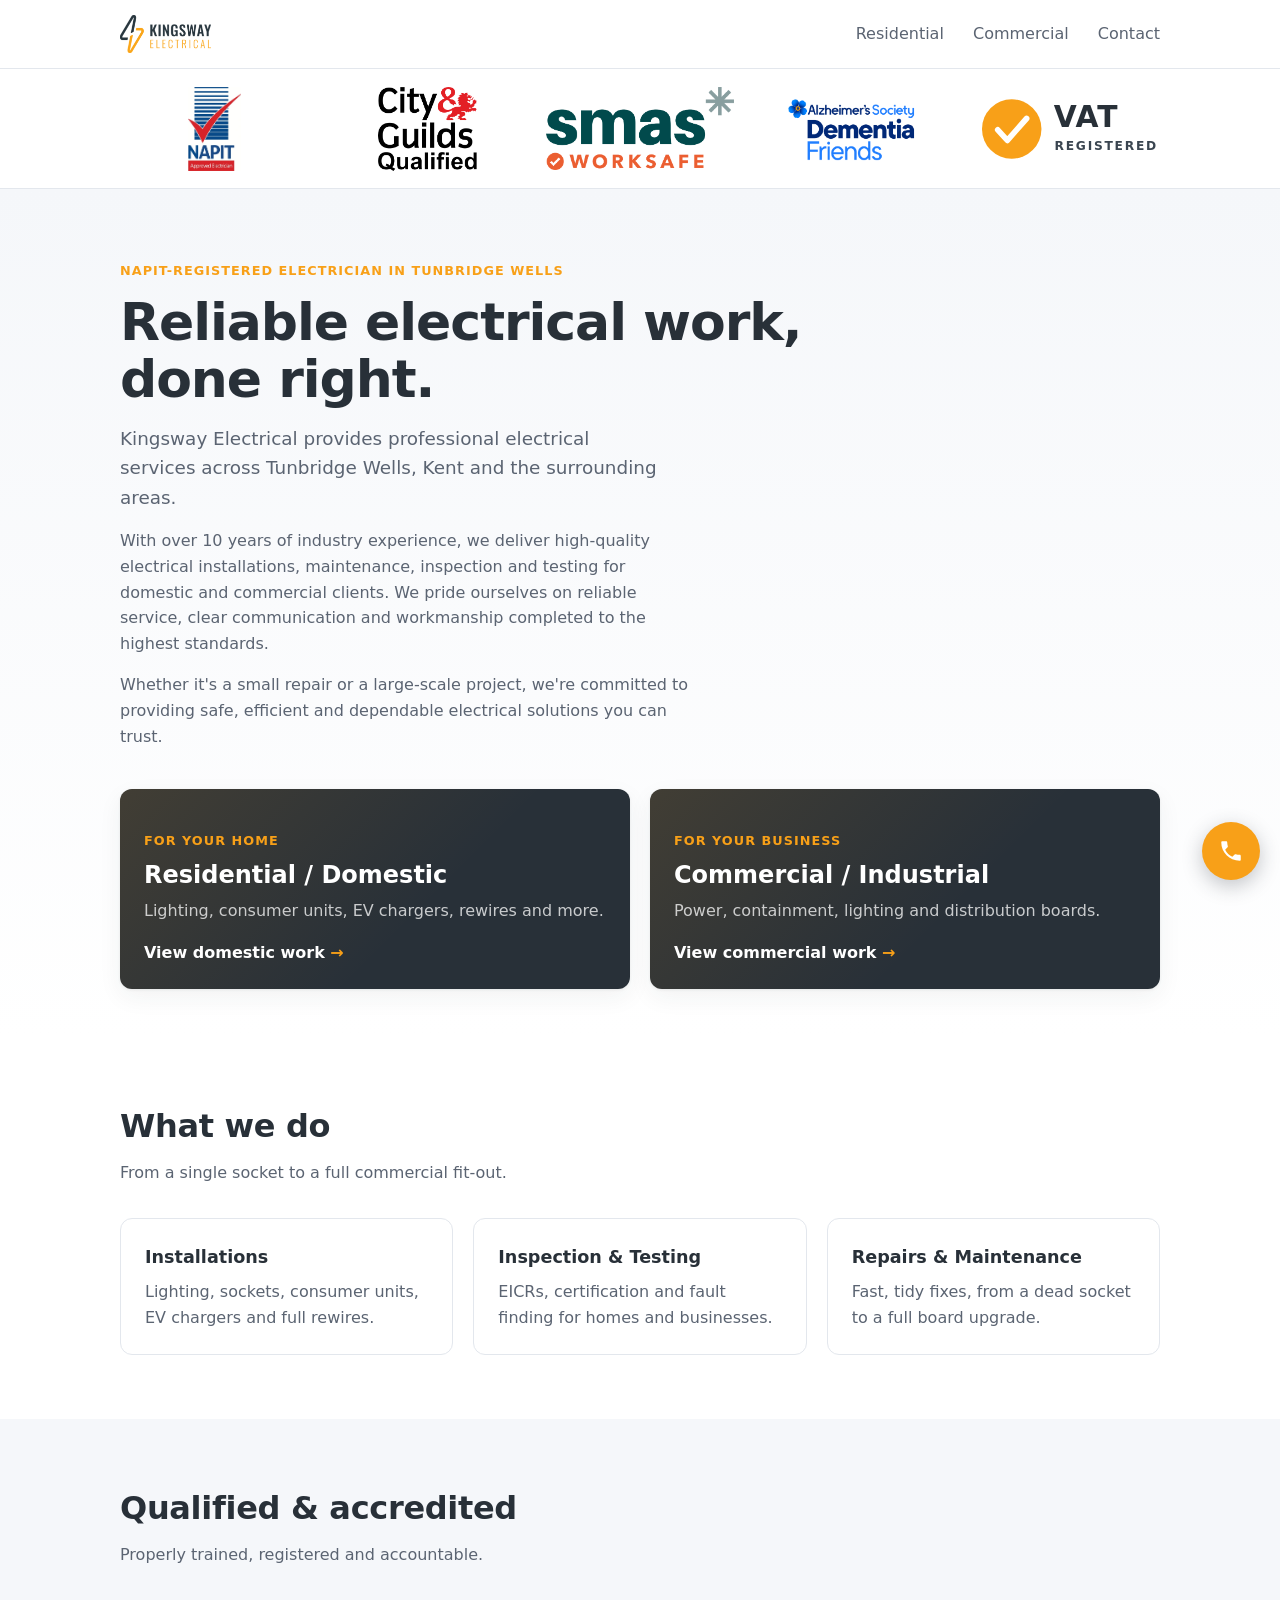
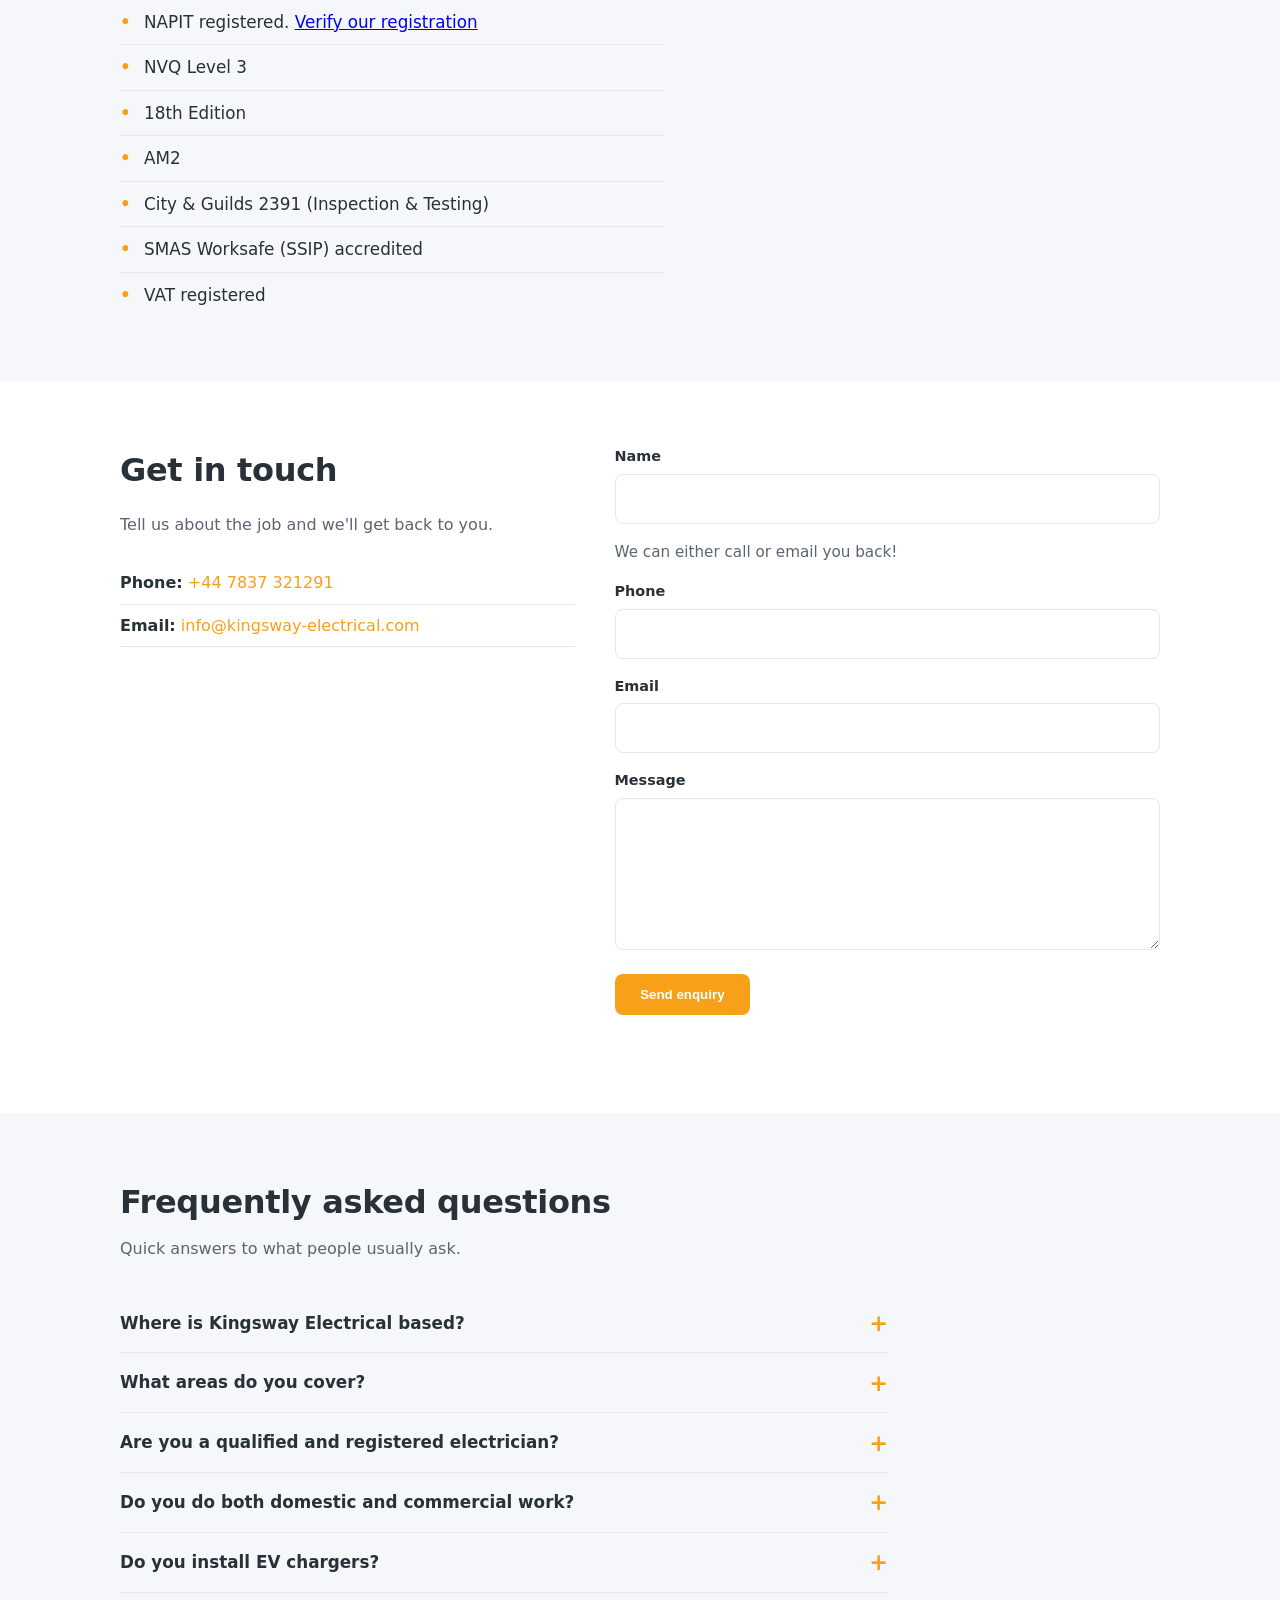
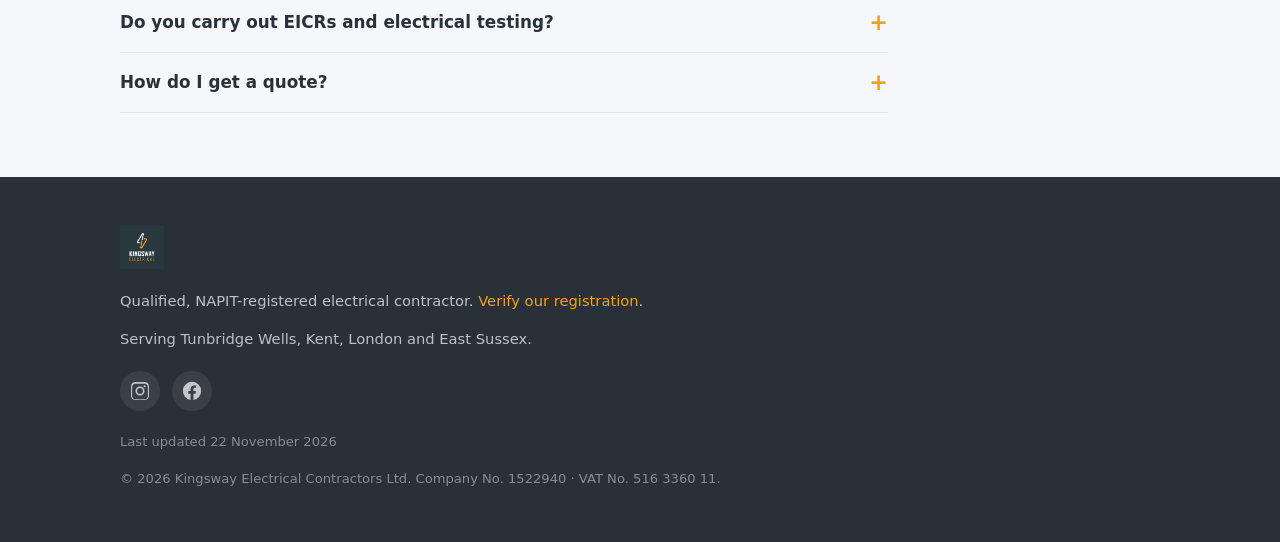
<file: index.html>
<!doctype html>
<html lang="en">
    <head>
        <meta charset="UTF-8" />
        <meta name="viewport" content="width=device-width, initial-scale=1.0" />
        <title>
            Electrician in Tunbridge Wells &amp; Kent | Kingsway Electrical
        </title>
        <meta
            name="description"
            content="NAPIT-registered electrician in Tunbridge Wells, covering Kent, London and East Sussex. Domestic and commercial electrical work, done safely and to standard."
        />
        <link rel="canonical" href="https://kingsway-electrical.com/" />
        <link rel="icon" type="image/png" href="assets/favicon.png" />
        <link rel="apple-touch-icon" href="assets/apple-touch-icon.png" />
        <link rel="stylesheet" href="styles.css" />

        <!-- Open Graph / social sharing -->
        <meta property="og:type" content="website" />
        <meta property="og:site_name" content="Kingsway Electrical" />
        <meta
            property="og:title"
            content="Electrician in Tunbridge Wells &amp; Kent | Kingsway Electrical"
        />
        <meta
            property="og:description"
            content="NAPIT-registered electrician in Tunbridge Wells, covering Kent, London and East Sussex. Domestic and commercial work, done safely and to standard."
        />
        <meta property="og:url" content="https://kingsway-electrical.com/" />
        <meta
            property="og:image"
            content="https://kingsway-electrical.com/assets/og-image.png"
        />
        <meta property="og:locale" content="en_GB" />
        <meta name="twitter:card" content="summary_large_image" />
        <meta
            name="twitter:title"
            content="Electrician in Tunbridge Wells &amp; Kent | Kingsway Electrical"
        />
        <meta
            name="twitter:description"
            content="NAPIT-registered electrician in Tunbridge Wells, covering Kent, London and East Sussex."
        />
        <meta
            name="twitter:image"
            content="https://kingsway-electrical.com/assets/og-image.png"
        />

        <!-- LocalBusiness structured data -->
        <script type="application/ld+json">
            {
                "@context": "https://schema.org",
                "@type": "Electrician",
                "name": "Kingsway Electrical Contractors Ltd",
                "image": "https://kingsway-electrical.com/assets/og-image.png",
                "logo": "https://kingsway-electrical.com/assets/logos/kingsway-landscape.png",
                "url": "https://kingsway-electrical.com/",
                "telephone": "+447837321291",
                "email": "info@kingsway-electrical.com",
                "sameAs": [
                    "https://www.instagram.com/kingsway.electrical/",
                    "https://www.facebook.com/share/1Cf3zeGQAm/"
                ],
                "address": {
                    "@type": "PostalAddress",
                    "addressLocality": "Tunbridge Wells",
                    "addressRegion": "Kent",
                    "addressCountry": "GB"
                },
                "geo": {
                    "@type": "GeoCoordinates",
                    "latitude": 51.1324,
                    "longitude": 0.2637
                },
                "areaServed": [
                    { "@type": "City", "name": "Tunbridge Wells" },
                    { "@type": "AdministrativeArea", "name": "Kent" },
                    { "@type": "AdministrativeArea", "name": "East Sussex" },
                    { "@type": "City", "name": "London" }
                ],
                "knowsAbout": [
                    "Domestic electrical installations",
                    "Commercial electrical work",
                    "EV charger installation",
                    "Consumer unit upgrades",
                    "EICR inspection and testing",
                    "Rewires"
                ]
            }
        </script>
    </head>
    <body>
        <a class="skip-link" href="#main">Skip to content</a>

        <header class="site-header">
            <div class="container header-inner">
                <a
                    class="brand"
                    href="index.html"
                    aria-label="Kingsway Electrical home"
                >
                    <img
                        src="assets/logos/kingsway-landscape.png"
                        alt="Kingsway Electrical"
                    />
                </a>
                <nav class="nav">
                    <a href="residential.html">Residential</a>
                    <a href="commercial.html">Commercial</a>
                    <a href="#contact">Contact</a>
                </nav>
            </div>
        </header>

        <main id="main">
            <!-- ACCREDITATION TRUST BAR -->
            <section
                class="trust-bar"
                aria-label="Accreditations and registrations"
            >
                <div class="container trust-bar-inner">
                    <a
                        href="https://search.napit.org.uk/member/70166/kingsway-electrical-contractors-ltd"
                        target="_blank"
                        rel="noopener"
                        title="Verify our NAPIT registration"
                    >
                        <img
                            src="assets/badges/napit-approved.webp"
                            alt="NAPIT Approved Electrician"
                        />
                    </a>
                    <img
                        src="assets/badges/city-and-guilds.png"
                        alt="City &amp; Guilds qualified"
                    />
                    <img
                        src="assets/badges/smas.webp"
                        alt="SMAS Worksafe accredited"
                    />
                    <img
                        src="assets/badges/dementia-friends.png"
                        alt="Dementia Friends"
                    />
                    <img
                        src="assets/badges/vat-registered.svg"
                        alt="VAT registered"
                    />
                </div>
            </section>

            <!-- HERO + the two paths -->
            <section class="hero">
                <div class="container">
                    <p class="eyebrow">
                        NAPIT-Registered Electrician in Tunbridge Wells
                    </p>
                    <h1>Reliable electrical work,<br />done right.</h1>
                    <p class="lead">
                        Kingsway Electrical provides professional electrical
                        services across Tunbridge Wells, Kent and the
                        surrounding areas.
                    </p>
                    <p class="hero-about">
                        With over 10 years of industry experience, we deliver
                        high-quality electrical installations, maintenance,
                        inspection and testing for domestic and commercial
                        clients. We pride ourselves on reliable service, clear
                        communication and workmanship completed to the highest
                        standards.
                    </p>
                    <p class="hero-about">
                        Whether it's a small repair or a large-scale project,
                        we're committed to providing safe, efficient and
                        dependable electrical solutions you can trust.
                    </p>

                    <div class="paths">
                        <a class="path-card" href="residential.html">
                            <span class="path-kicker">For your home</span>
                            <h3>Residential / Domestic</h3>
                            <p>
                                Lighting, consumer units, EV chargers, rewires
                                and more.
                            </p>
                            <span class="arrow">View domestic work</span>
                        </a>
                        <a class="path-card" href="commercial.html">
                            <span class="path-kicker">For your business</span>
                            <h3>Commercial / Industrial</h3>
                            <p>
                                Power, containment, lighting and distribution
                                boards.
                            </p>
                            <span class="arrow">View commercial work</span>
                        </a>
                    </div>
                </div>
            </section>

            <!-- SERVICES -->
            <section id="services" class="section">
                <div class="container">
                    <h2>What we do</h2>
                    <p class="section-sub">
                        From a single socket to a full commercial fit-out.
                    </p>
                    <div class="grid">
                        <div class="card">
                            <h3>Installations</h3>
                            <p>
                                Lighting, sockets, consumer units, EV chargers
                                and full rewires.
                            </p>
                        </div>
                        <div class="card">
                            <h3>Inspection &amp; Testing</h3>
                            <p>
                                EICRs, certification and fault finding for homes
                                and businesses.
                            </p>
                        </div>
                        <div class="card">
                            <h3>Repairs &amp; Maintenance</h3>
                            <p>
                                Fast, tidy fixes, from a dead socket to a full
                                board upgrade.
                            </p>
                        </div>
                    </div>
                </div>
            </section>

            <!-- CREDENTIALS / TRUST -->
            <section id="credentials" class="section section-alt">
                <div class="container">
                    <h2>Qualified &amp; accredited</h2>
                    <p class="section-sub">
                        Properly trained, registered and accountable.
                    </p>
                    <ul class="cert-list">
                        <li>
                            <span>•</span> NAPIT registered.
                            <a
                                href="https://search.napit.org.uk/member/70166/kingsway-electrical-contractors-ltd"
                                target="_blank"
                                rel="noopener"
                                >Verify our registration</a
                            >
                        </li>
                        <li><span>•</span> NVQ Level 3</li>
                        <li><span>•</span> 18th Edition</li>
                        <li><span>•</span> AM2</li>
                        <li>
                            <span>•</span> City &amp; Guilds 2391 (Inspection
                            &amp; Testing)
                        </li>
                        <li><span>•</span> SMAS Worksafe (SSIP) accredited</li>
                        <li><span>•</span> VAT registered</li>
                    </ul>
                </div>
            </section>

            <!-- CONTACT -->
            <section id="contact" class="section">
                <div class="container contact-grid">
                    <div>
                        <h2>Get in touch</h2>
                        <p class="prose">
                            Tell us about the job and we'll get back to you.
                        </p>
                        <ul class="contact-list">
                            <li>
                                <strong>Phone:</strong>
                                <a href="tel:+447837321291">+44 7837 321291</a>
                            </li>
                            <li>
                                <strong>Email:</strong>
                                <a href="mailto:info@kingsway-electrical.com"
                                    >info@kingsway-electrical.com</a
                                >
                            </li>
                        </ul>
                    </div>

                    <form
                        class="contact-form"
                        action="https://api.web3forms.com/submit"
                        method="POST"
                    >
                        <input
                            type="hidden"
                            name="access_key"
                            value="915a069f-47f3-4213-aee9-d47a1fab5835"
                        />
                        <input
                            type="hidden"
                            name="subject"
                            value="New enquiry from kingsway-electrical.com"
                        />
                        <input
                            type="hidden"
                            name="from_name"
                            value="Kingsway Electrical website"
                        />
                        <input
                            type="hidden"
                            name="redirect"
                            value="https://kingsway-electrical.com/thank-you.html"
                        />
                        <!-- honeypot: hidden from people, catches bots -->
                        <input
                            type="checkbox"
                            name="botcheck"
                            style="display: none"
                            tabindex="-1"
                            autocomplete="off"
                        />

                        <div class="field">
                            <label for="cf-name">Name</label>
                            <input
                                id="cf-name"
                                type="text"
                                name="name"
                                required
                                autocomplete="name"
                            />
                        </div>

                        <p class="field-note">
                            We can either call or email you back!
                        </p>

                        <div class="field">
                            <label for="cf-phone">Phone</label>
                            <input
                                id="cf-phone"
                                type="tel"
                                name="phone"
                                autocomplete="tel"
                            />
                        </div>

                        <div class="field">
                            <label for="cf-email">Email</label>
                            <input
                                id="cf-email"
                                type="email"
                                name="email"
                                autocomplete="email"
                            />
                        </div>

                        <div class="field">
                            <label for="cf-message">Message</label>
                            <textarea
                                id="cf-message"
                                name="message"
                                rows="5"
                                required
                            ></textarea>
                        </div>

                        <button class="btn" type="submit">Send enquiry</button>
                        <p
                            class="form-status"
                            role="status"
                            aria-live="polite"
                        ></p>
                    </form>
                </div>
            </section>

            <!-- FAQ -->
            <section id="faq" class="section section-alt">
                <div class="container">
                    <h2>Frequently asked questions</h2>
                    <p class="section-sub">
                        Quick answers to what people usually ask.
                    </p>
                    <div class="faq">
                        <details>
                            <summary>Where is Kingsway Electrical based?</summary>
                            <p>
                                Kingsway Electrical Contractors Ltd is an
                                electrician based in Tunbridge Wells, Kent. We
                                cover Tunbridge Wells and the surrounding areas
                                across Kent, London and East Sussex.
                            </p>
                        </details>
                        <details>
                            <summary>What areas do you cover?</summary>
                            <p>
                                We work throughout Tunbridge Wells, Kent, London
                                and East Sussex, for both domestic and
                                commercial customers.
                            </p>
                        </details>
                        <details>
                            <summary>
                                Are you a qualified and registered electrician?
                            </summary>
                            <p>
                                Yes. We are NAPIT-registered and qualified to NVQ
                                Level 3, 18th Edition, AM2 and City &amp; Guilds
                                2391 (Inspection and Testing). Every job is
                                certified.
                            </p>
                        </details>
                        <details>
                            <summary>
                                Do you do both domestic and commercial work?
                            </summary>
                            <p>
                                Yes. We handle everything from a single socket in
                                a home to a full commercial fit-out, including
                                lighting, consumer units, rewires, power and
                                distribution boards.
                            </p>
                        </details>
                        <details>
                            <summary>Do you install EV chargers?</summary>
                            <p>
                                Yes, we install home and workplace EV chargers,
                                along with the supply and circuit protection they
                                need.
                            </p>
                        </details>
                        <details>
                            <summary>
                                Do you carry out EICRs and electrical testing?
                            </summary>
                            <p>
                                Yes. We carry out EICRs, certification and fault
                                finding for homes and businesses.
                            </p>
                        </details>
                        <details>
                            <summary>How do I get a quote?</summary>
                            <p>
                                Call or email us, or fill in the contact form
                                on this site with a few details about the job.
                                We can call or email you back, whichever suits.
                            </p>
                        </details>
                    </div>
                </div>
            </section>

            <script type="application/ld+json">
                {
                    "@context": "https://schema.org",
                    "@type": "FAQPage",
                    "mainEntity": [
                        {
                            "@type": "Question",
                            "name": "Where is Kingsway Electrical based?",
                            "acceptedAnswer": {
                                "@type": "Answer",
                                "text": "Kingsway Electrical Contractors Ltd is an electrician based in Tunbridge Wells, Kent. We cover Tunbridge Wells and the surrounding areas across Kent, London and East Sussex."
                            }
                        },
                        {
                            "@type": "Question",
                            "name": "What areas do you cover?",
                            "acceptedAnswer": {
                                "@type": "Answer",
                                "text": "We work throughout Tunbridge Wells, Kent, London and East Sussex, for both domestic and commercial customers."
                            }
                        },
                        {
                            "@type": "Question",
                            "name": "Are you a qualified and registered electrician?",
                            "acceptedAnswer": {
                                "@type": "Answer",
                                "text": "Yes. We are NAPIT-registered and qualified to NVQ Level 3, 18th Edition, AM2 and City & Guilds 2391 (Inspection and Testing). Every job is certified."
                            }
                        },
                        {
                            "@type": "Question",
                            "name": "Do you do both domestic and commercial work?",
                            "acceptedAnswer": {
                                "@type": "Answer",
                                "text": "Yes. We handle everything from a single socket in a home to a full commercial fit-out, including lighting, consumer units, rewires, power and distribution boards."
                            }
                        },
                        {
                            "@type": "Question",
                            "name": "Do you install EV chargers?",
                            "acceptedAnswer": {
                                "@type": "Answer",
                                "text": "Yes, we install home and workplace EV chargers, along with the supply and circuit protection they need."
                            }
                        },
                        {
                            "@type": "Question",
                            "name": "Do you carry out EICRs and electrical testing?",
                            "acceptedAnswer": {
                                "@type": "Answer",
                                "text": "Yes. We carry out EICRs, certification and fault finding for homes and businesses."
                            }
                        },
                        {
                            "@type": "Question",
                            "name": "How do I get a quote?",
                            "acceptedAnswer": {
                                "@type": "Answer",
                                "text": "Call or email us, or fill in the contact form on this site with a few details about the job. We can call or email you back, whichever suits."
                            }
                        }
                    ]
                }
            </script>
        </main>

        <footer class="site-footer">
            <div class="container">
                <img
                    class="foot-logo"
                    src="assets/logos/kingsway-wo.png"
                    alt="Kingsway Electrical"
                />
                <p>
                    Qualified, NAPIT-registered electrical contractor.
                    <a
                        href="https://search.napit.org.uk/member/70166/kingsway-electrical-contractors-ltd"
                        target="_blank"
                        rel="noopener"
                        >Verify our registration</a
                    >.
                </p>
                <p>
                    Serving Tunbridge Wells, Kent, London and East Sussex.
                </p>
                <p class="foot-social">
                    <a
                        href="https://www.instagram.com/kingsway.electrical/"
                        target="_blank"
                        rel="noopener"
                        aria-label="Kingsway Electrical on Instagram"
                    >
                        <svg viewBox="0 0 24 24" width="22" height="22" aria-hidden="true" focusable="false"><path fill="currentColor" d="M12 2.2c3.2 0 3.58.01 4.85.07 1.17.05 1.8.25 2.23.41.56.22.96.48 1.38.9.42.42.68.82.9 1.38.16.42.36 1.06.41 2.23.06 1.27.07 1.65.07 4.85s-.01 3.58-.07 4.85c-.05 1.17-.25 1.8-.41 2.23-.22.56-.48.96-.9 1.38-.42.42-.82.68-1.38.9-.42.16-1.06.36-2.23.41-1.27.06-1.65.07-4.85.07s-3.58-.01-4.85-.07c-1.17-.05-1.8-.25-2.23-.41a3.7 3.7 0 0 1-1.38-.9 3.7 3.7 0 0 1-.9-1.38c-.16-.42-.36-1.06-.41-2.23C2.21 15.58 2.2 15.2 2.2 12s.01-3.58.07-4.85c.05-1.17.25-1.8.41-2.23.22-.56.48-.96.9-1.38.42-.42.82-.68 1.38-.9.42-.16 1.06-.36 2.23-.41C8.42 2.21 8.8 2.2 12 2.2zm0 1.8c-3.14 0-3.51.01-4.75.07-.9.04-1.39.19-1.71.32-.43.17-.74.37-1.06.69-.32.32-.52.63-.69 1.06-.13.32-.28.81-.32 1.71-.06 1.24-.07 1.61-.07 4.75s.01 3.51.07 4.75c.04.9.19 1.39.32 1.71.17.43.37.74.69 1.06.32.32.63.52 1.06.69.32.13.81.28 1.71.32 1.24.06 1.61.07 4.75.07s3.51-.01 4.75-.07c.9-.04 1.39-.19 1.71-.32.43-.17.74-.37 1.06-.69.32-.32.52-.63.69-1.06.13-.32.28-.81.32-1.71.06-1.24.07-1.61.07-4.75s-.01-3.51-.07-4.75c-.04-.9-.19-1.39-.32-1.71a2.85 2.85 0 0 0-.69-1.06 2.85 2.85 0 0 0-1.06-.69c-.32-.13-.81-.28-1.71-.32C15.51 4.01 15.14 4 12 4zm0 3.06A4.94 4.94 0 1 0 12 16.94 4.94 4.94 0 0 0 12 7.06zm0 8.14A3.2 3.2 0 1 1 12 8.8a3.2 3.2 0 0 1 0 6.4zm6.28-8.34a1.15 1.15 0 1 1-2.3 0 1.15 1.15 0 0 1 2.3 0z"/></svg>
                    </a>
                    <a
                        href="https://www.facebook.com/share/1Cf3zeGQAm/"
                        target="_blank"
                        rel="noopener"
                        aria-label="Kingsway Electrical on Facebook"
                    >
                        <svg viewBox="0 0 24 24" width="22" height="22" aria-hidden="true" focusable="false"><path fill="currentColor" d="M22 12a10 10 0 1 0-11.56 9.88v-6.99H7.9V12h2.54V9.8c0-2.5 1.49-3.89 3.78-3.89 1.09 0 2.24.2 2.24.2v2.46h-1.26c-1.24 0-1.63.77-1.63 1.56V12h2.78l-.44 2.89h-2.34v6.99A10 10 0 0 0 22 12z"/></svg>
                    </a>
                </p>
                <p class="foot-updated">
                    Last updated
                    <time datetime="2026-11-22">22 November 2026</time>
                </p>
                <p class="foot-meta">
                    &copy; <span id="year">2026</span> Kingsway Electrical
                    Contractors Ltd. Company No. 1522940 · VAT No. 516 3360 11.
                </p>
            </div>
        </footer>

        <!-- floating call button (appears on scroll) -->
        <a
            class="call-fab"
            href="tel:+447837321291"
            aria-label="Call Kingsway Electrical on 07837 321291"
        >
            <svg viewBox="0 0 24 24" width="26" height="26" aria-hidden="true" focusable="false"><path fill="currentColor" d="M6.62 10.79c1.44 2.83 3.76 5.14 6.59 6.59l2.2-2.2c.27-.27.67-.36 1.02-.24 1.12.37 2.33.57 3.57.57.55 0 1 .45 1 1V20c0 .55-.45 1-1 1-9.39 0-17-7.61-17-17 0-.55.45-1 1-1h3.5c.55 0 1 .45 1 1 0 1.25.2 2.45.57 3.57.11.35.03.74-.25 1.02l-2.2 2.21z"/></svg>
        </a>

        <script>
            document.getElementById("year").textContent =
                new Date().getFullYear();
        </script>
        <script>
            (function () {
                var form = document.querySelector(".contact-form");
                if (!form) return;
                var status = form.querySelector(".form-status");
                var phone = form.querySelector("[name=phone]");
                var email = form.querySelector("[name=email]");

                // Phone and email are both optional, but we need one to reply.
                // On a valid submit the form posts normally and Web3Forms
                // redirects to thank-you.html (see the hidden "redirect" field).
                form.addEventListener("submit", function (e) {
                    if (!phone.value.trim() && !email.value.trim()) {
                        e.preventDefault();
                        status.className = "form-status error";
                        status.textContent =
                            "Please leave a phone number or an email so we can reply.";
                        phone.focus();
                    }
                });
            })();
        </script>
    </body>
</html>
</file>
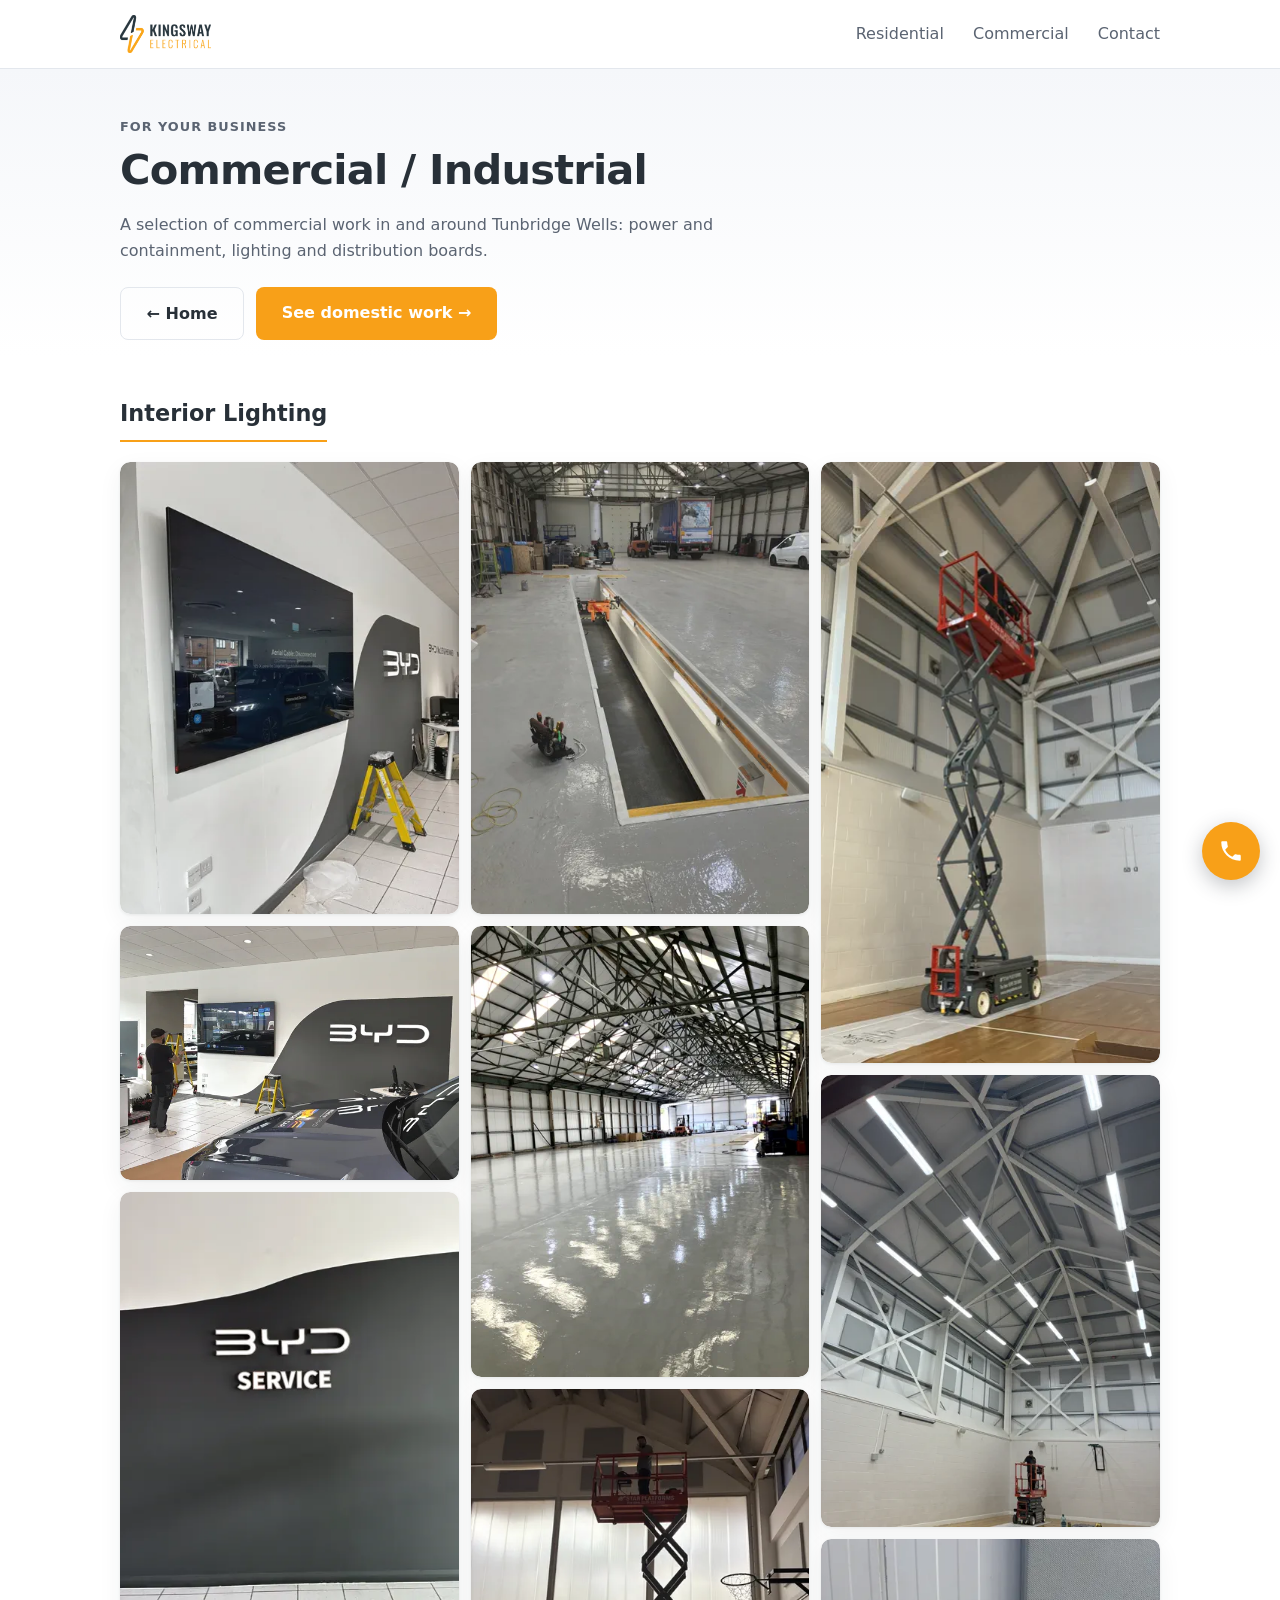
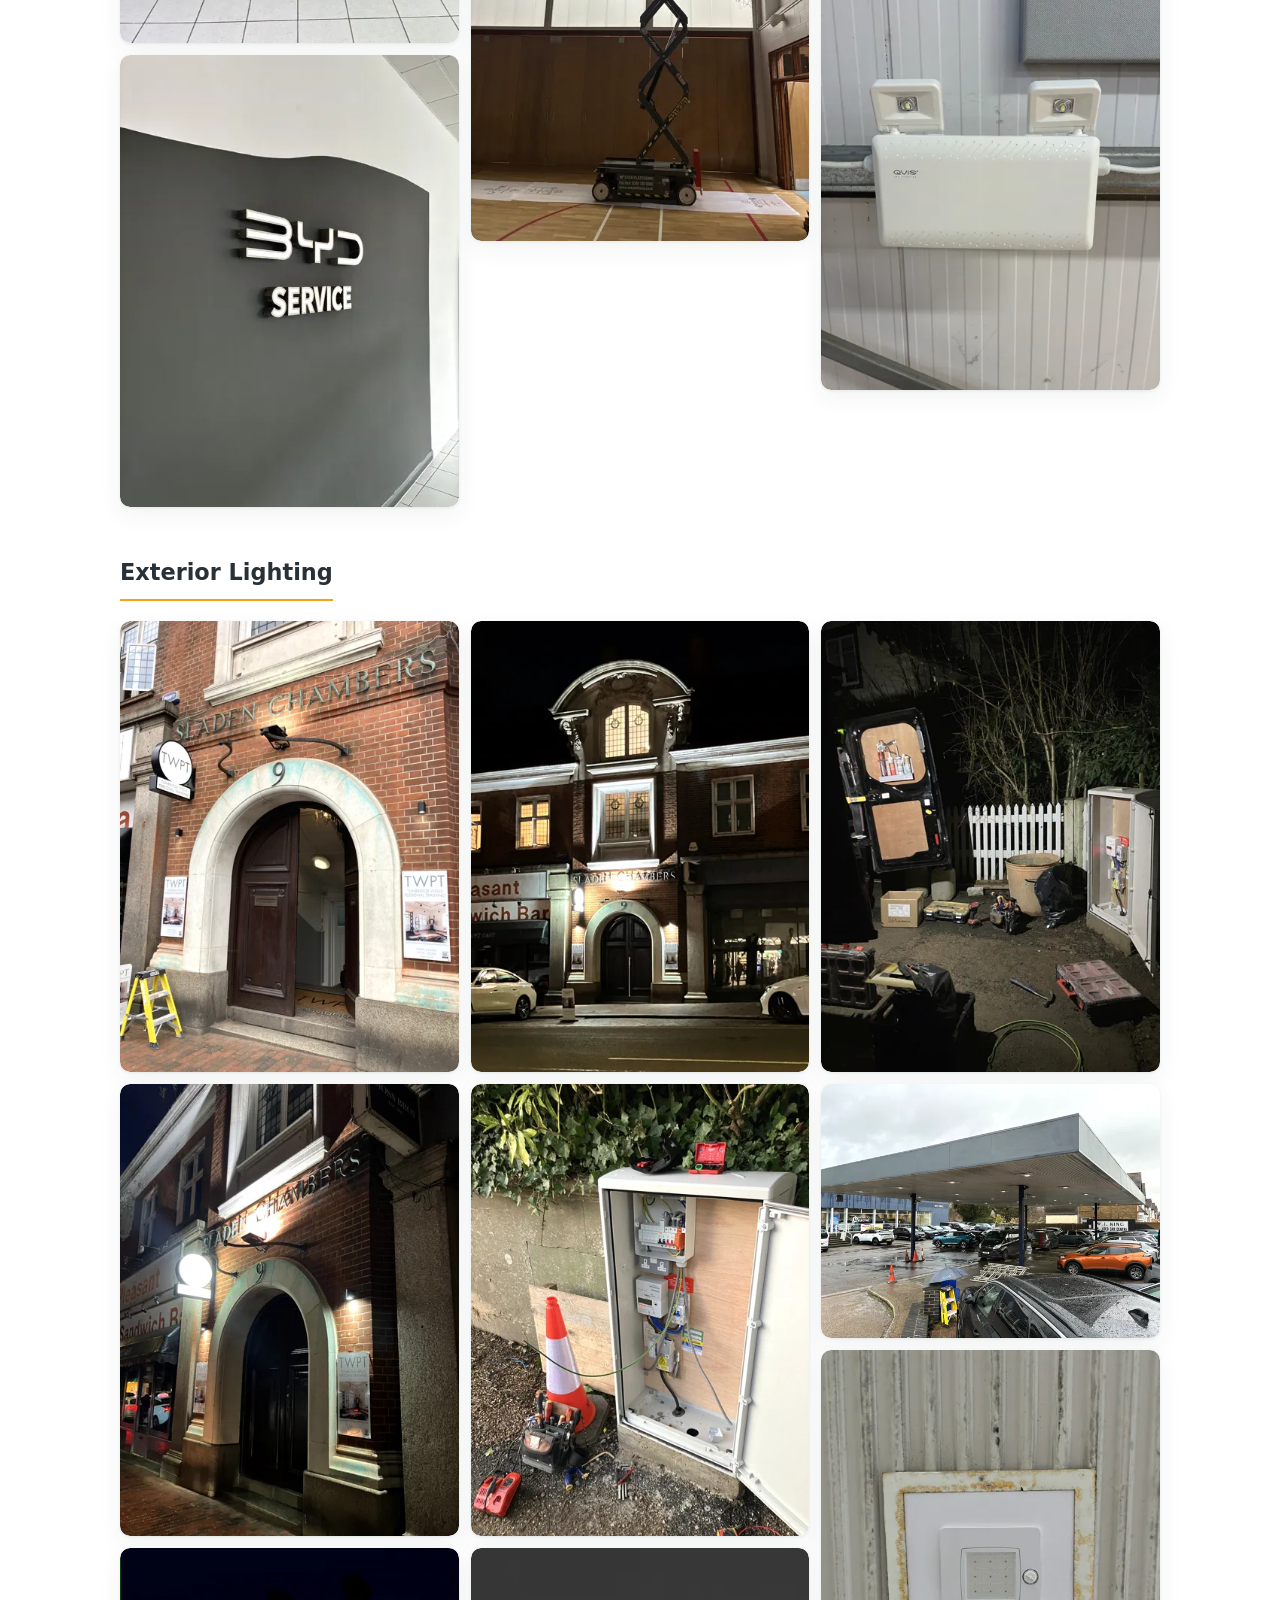
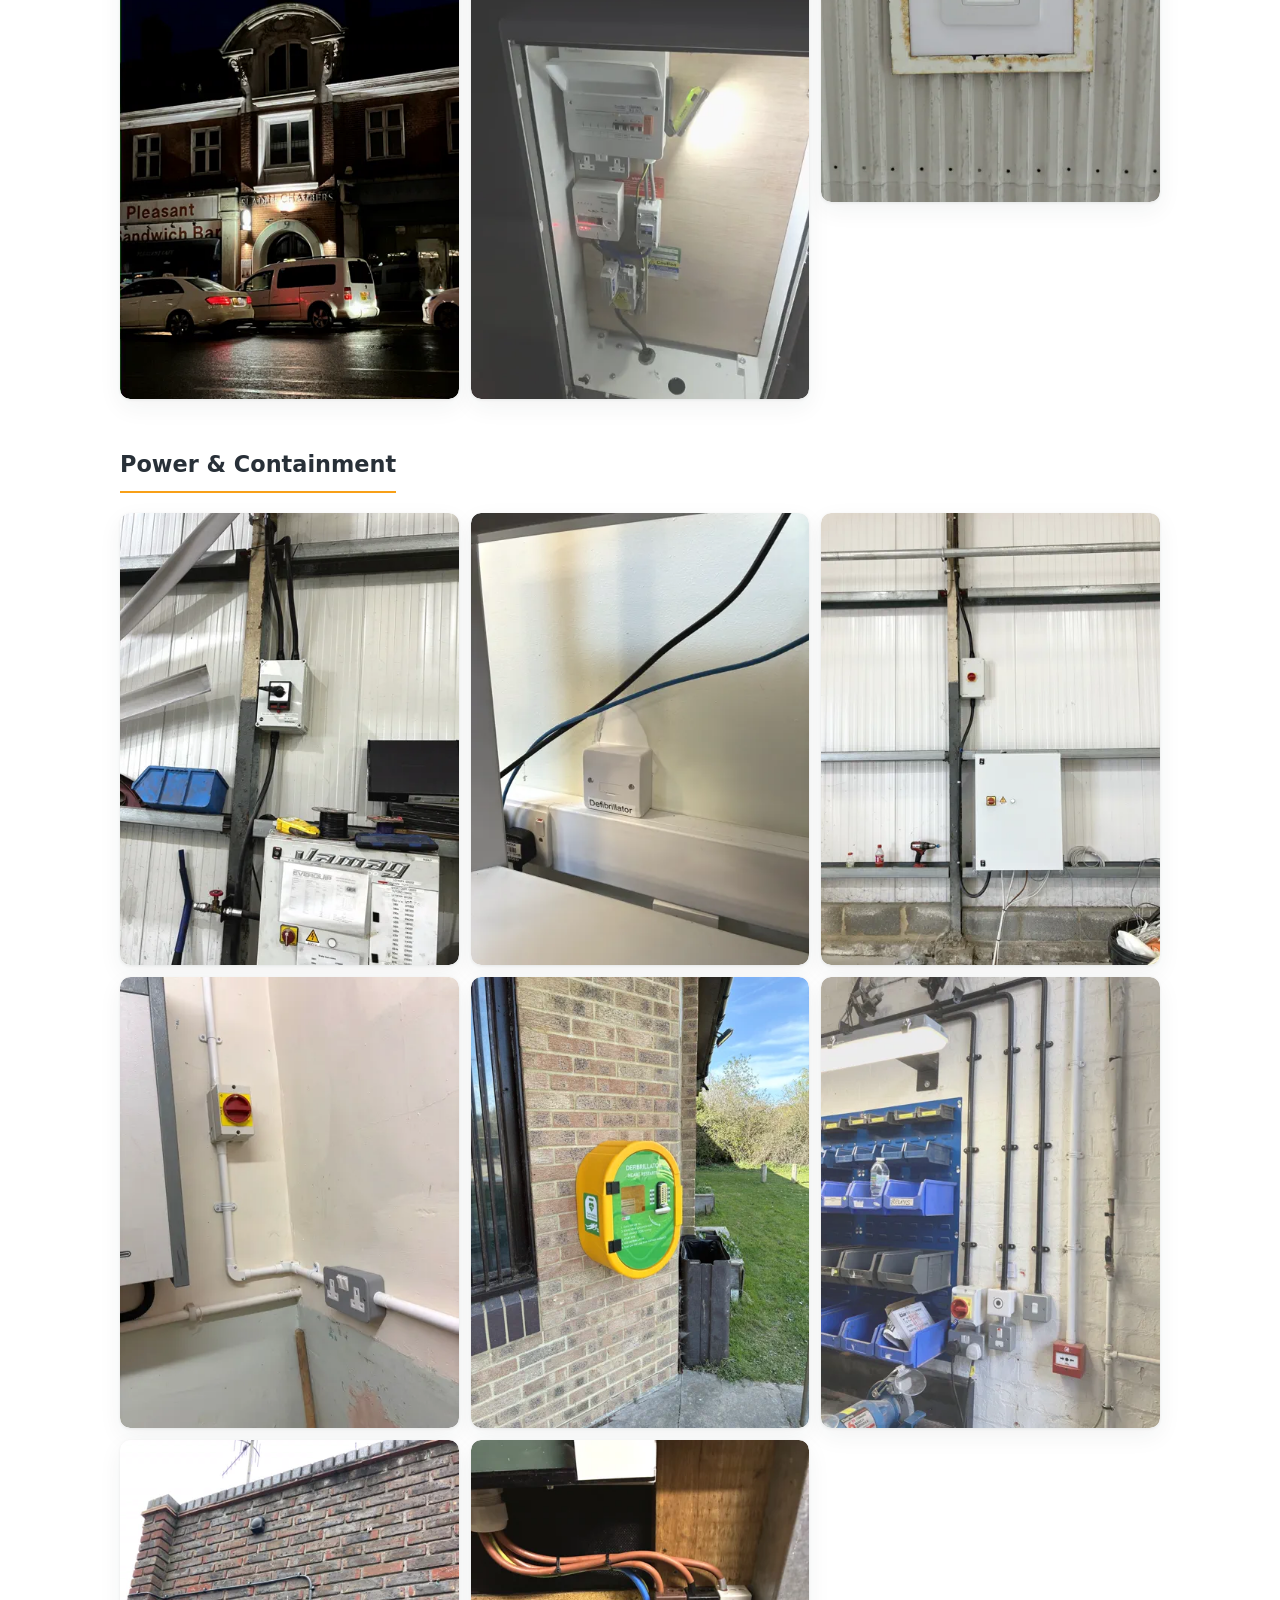
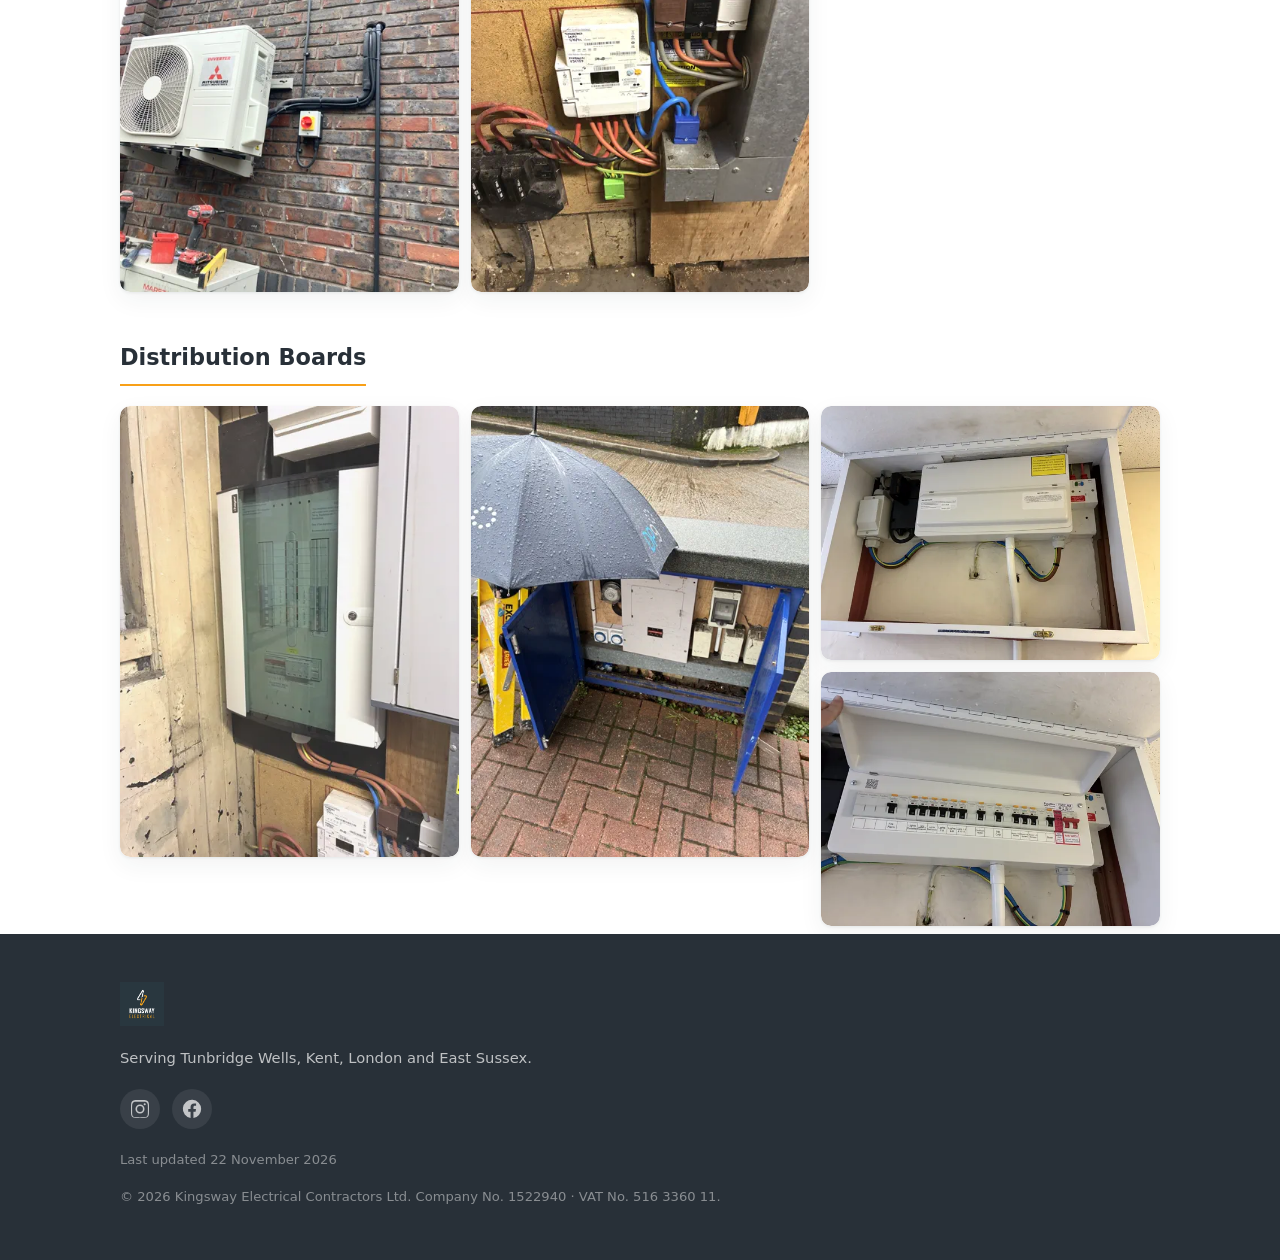
<file: commercial.html>
<!DOCTYPE html>
<html lang="en">
<head>
  <meta charset="UTF-8" />
  <meta name="viewport" content="width=device-width, initial-scale=1.0" />
  <title>Commercial Electrician in Tunbridge Wells | Kingsway Electrical</title>
  <meta name="description" content="Commercial and industrial electrical work in Tunbridge Wells and across Kent, London and East Sussex: power, containment, lighting and distribution boards." />
  <link rel="canonical" href="https://kingsway-electrical.com/commercial.html" />
  <link rel="icon" type="image/png" href="assets/favicon.png" />
  <link rel="apple-touch-icon" href="assets/apple-touch-icon.png" />
  <link rel="stylesheet" href="styles.css" />

  <!-- Open Graph / social sharing -->
  <meta property="og:type" content="website" />
  <meta property="og:site_name" content="Kingsway Electrical" />
  <meta property="og:title" content="Commercial Electrician in Tunbridge Wells | Kingsway Electrical" />
  <meta property="og:description" content="Commercial and industrial electrical work in Tunbridge Wells and across Kent, London and East Sussex: power, containment, lighting and distribution boards." />
  <meta property="og:url" content="https://kingsway-electrical.com/commercial.html" />
  <meta property="og:image" content="https://kingsway-electrical.com/assets/og-image.png" />
  <meta property="og:locale" content="en_GB" />
  <meta name="twitter:card" content="summary_large_image" />
  <meta name="twitter:title" content="Commercial Electrician in Tunbridge Wells | Kingsway Electrical" />
  <meta name="twitter:description" content="Commercial and industrial electrical work in Tunbridge Wells and across Kent, London and East Sussex." />
  <meta name="twitter:image" content="https://kingsway-electrical.com/assets/og-image.png" />
</head>
<body data-section="commercial">
  <a class="skip-link" href="#gallery">Skip to gallery</a>

  <header class="site-header">
    <div class="container header-inner">
      <a class="brand" href="index.html" aria-label="Kingsway Electrical home">
        <img src="assets/logos/kingsway-landscape.png" alt="Kingsway Electrical" />
      </a>
      <nav class="nav">
        <a href="residential.html">Residential</a>
        <a href="commercial.html">Commercial</a>
        <a href="index.html#contact">Contact</a>
      </nav>
    </div>
  </header>

  <main>
    <section class="gallery-head">
      <div class="container">
        <p class="eyebrow">For your business</p>
        <h1>Commercial / Industrial</h1>
        <p>A selection of commercial work in and around Tunbridge Wells: power and containment, lighting and distribution boards.</p>
        <div class="gallery-switch">
          <a class="btn btn-ghost" href="index.html">← Home</a>
          <a class="btn" href="residential.html">See domestic work →</a>
        </div>
      </div>
    </section>

    <div class="container">
      <div id="gallery">
        <p class="gallery-loading">Loading gallery…</p>
      </div>
    </div>
  </main>

  <footer class="site-footer">
    <div class="container">
      <img class="foot-logo" src="assets/logos/kingsway-wo.png" alt="Kingsway Electrical" />
      <p>Serving Tunbridge Wells, Kent, London and East Sussex.</p>
      <p class="foot-social">
        <a href="https://www.instagram.com/kingsway.electrical/" target="_blank" rel="noopener" aria-label="Kingsway Electrical on Instagram"><svg viewBox="0 0 24 24" width="22" height="22" aria-hidden="true" focusable="false"><path fill="currentColor" d="M12 2.2c3.2 0 3.58.01 4.85.07 1.17.05 1.8.25 2.23.41.56.22.96.48 1.38.9.42.42.68.82.9 1.38.16.42.36 1.06.41 2.23.06 1.27.07 1.65.07 4.85s-.01 3.58-.07 4.85c-.05 1.17-.25 1.8-.41 2.23-.22.56-.48.96-.9 1.38-.42.42-.82.68-1.38.9-.42.16-1.06.36-2.23.41-1.27.06-1.65.07-4.85.07s-3.58-.01-4.85-.07c-1.17-.05-1.8-.25-2.23-.41a3.7 3.7 0 0 1-1.38-.9 3.7 3.7 0 0 1-.9-1.38c-.16-.42-.36-1.06-.41-2.23C2.21 15.58 2.2 15.2 2.2 12s.01-3.58.07-4.85c.05-1.17.25-1.8.41-2.23.22-.56.48-.96.9-1.38.42-.42.82-.68 1.38-.9.42-.16 1.06-.36 2.23-.41C8.42 2.21 8.8 2.2 12 2.2zm0 1.8c-3.14 0-3.51.01-4.75.07-.9.04-1.39.19-1.71.32-.43.17-.74.37-1.06.69-.32.32-.52.63-.69 1.06-.13.32-.28.81-.32 1.71-.06 1.24-.07 1.61-.07 4.75s.01 3.51.07 4.75c.04.9.19 1.39.32 1.71.17.43.37.74.69 1.06.32.32.63.52 1.06.69.32.13.81.28 1.71.32 1.24.06 1.61.07 4.75.07s3.51-.01 4.75-.07c.9-.04 1.39-.19 1.71-.32.43-.17.74-.37 1.06-.69.32-.32.52-.63.69-1.06.13-.32.28-.81.32-1.71.06-1.24.07-1.61.07-4.75s-.01-3.51-.07-4.75c-.04-.9-.19-1.39-.32-1.71a2.85 2.85 0 0 0-.69-1.06 2.85 2.85 0 0 0-1.06-.69c-.32-.13-.81-.28-1.71-.32C15.51 4.01 15.14 4 12 4zm0 3.06A4.94 4.94 0 1 0 12 16.94 4.94 4.94 0 0 0 12 7.06zm0 8.14A3.2 3.2 0 1 1 12 8.8a3.2 3.2 0 0 1 0 6.4zm6.28-8.34a1.15 1.15 0 1 1-2.3 0 1.15 1.15 0 0 1 2.3 0z"/></svg></a>
        <a href="https://www.facebook.com/share/1Cf3zeGQAm/" target="_blank" rel="noopener" aria-label="Kingsway Electrical on Facebook"><svg viewBox="0 0 24 24" width="22" height="22" aria-hidden="true" focusable="false"><path fill="currentColor" d="M22 12a10 10 0 1 0-11.56 9.88v-6.99H7.9V12h2.54V9.8c0-2.5 1.49-3.89 3.78-3.89 1.09 0 2.24.2 2.24.2v2.46h-1.26c-1.24 0-1.63.77-1.63 1.56V12h2.78l-.44 2.89h-2.34v6.99A10 10 0 0 0 22 12z"/></svg></a>
      </p>
      <p class="foot-updated">
        Last updated <time datetime="2026-11-22">22 November 2026</time>
      </p>
      <p class="foot-meta">
        &copy; <span id="year">2026</span> Kingsway Electrical Contractors Ltd.
        Company No. 1522940 · VAT No. 516 3360 11.
      </p>
    </div>
  </footer>

  <a class="call-fab" href="tel:+447837321291" aria-label="Call Kingsway Electrical on 07837 321291">
    <svg viewBox="0 0 24 24" width="26" height="26" aria-hidden="true" focusable="false"><path fill="currentColor" d="M6.62 10.79c1.44 2.83 3.76 5.14 6.59 6.59l2.2-2.2c.27-.27.67-.36 1.02-.24 1.12.37 2.33.57 3.57.57.55 0 1 .45 1 1V20c0 .55-.45 1-1 1-9.39 0-17-7.61-17-17 0-.55.45-1 1-1h3.5c.55 0 1 .45 1 1 0 1.25.2 2.45.57 3.57.11.35.03.74-.25 1.02l-2.2 2.21z"/></svg>
  </a>

  <script>document.getElementById("year").textContent = new Date().getFullYear();</script>
  <script src="assets/gallery.js"></script>
</body>
</html>
</file>
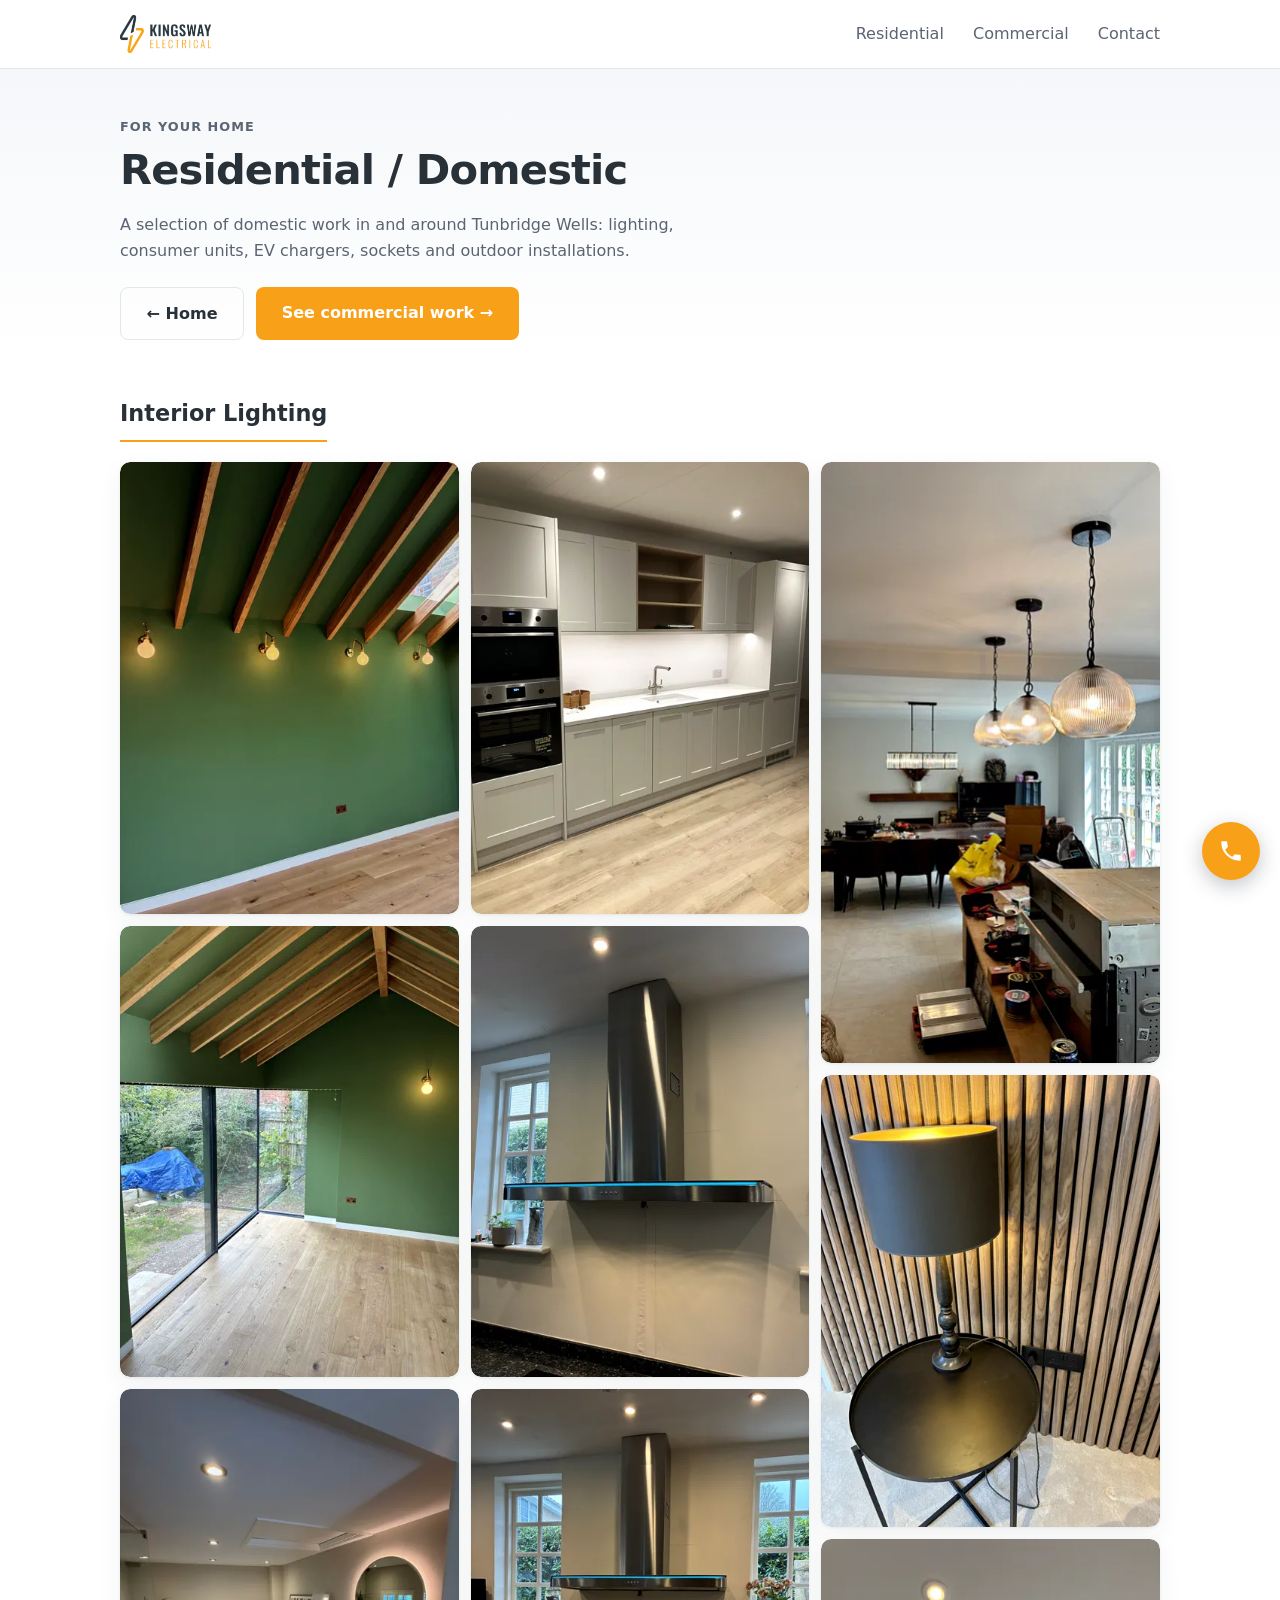
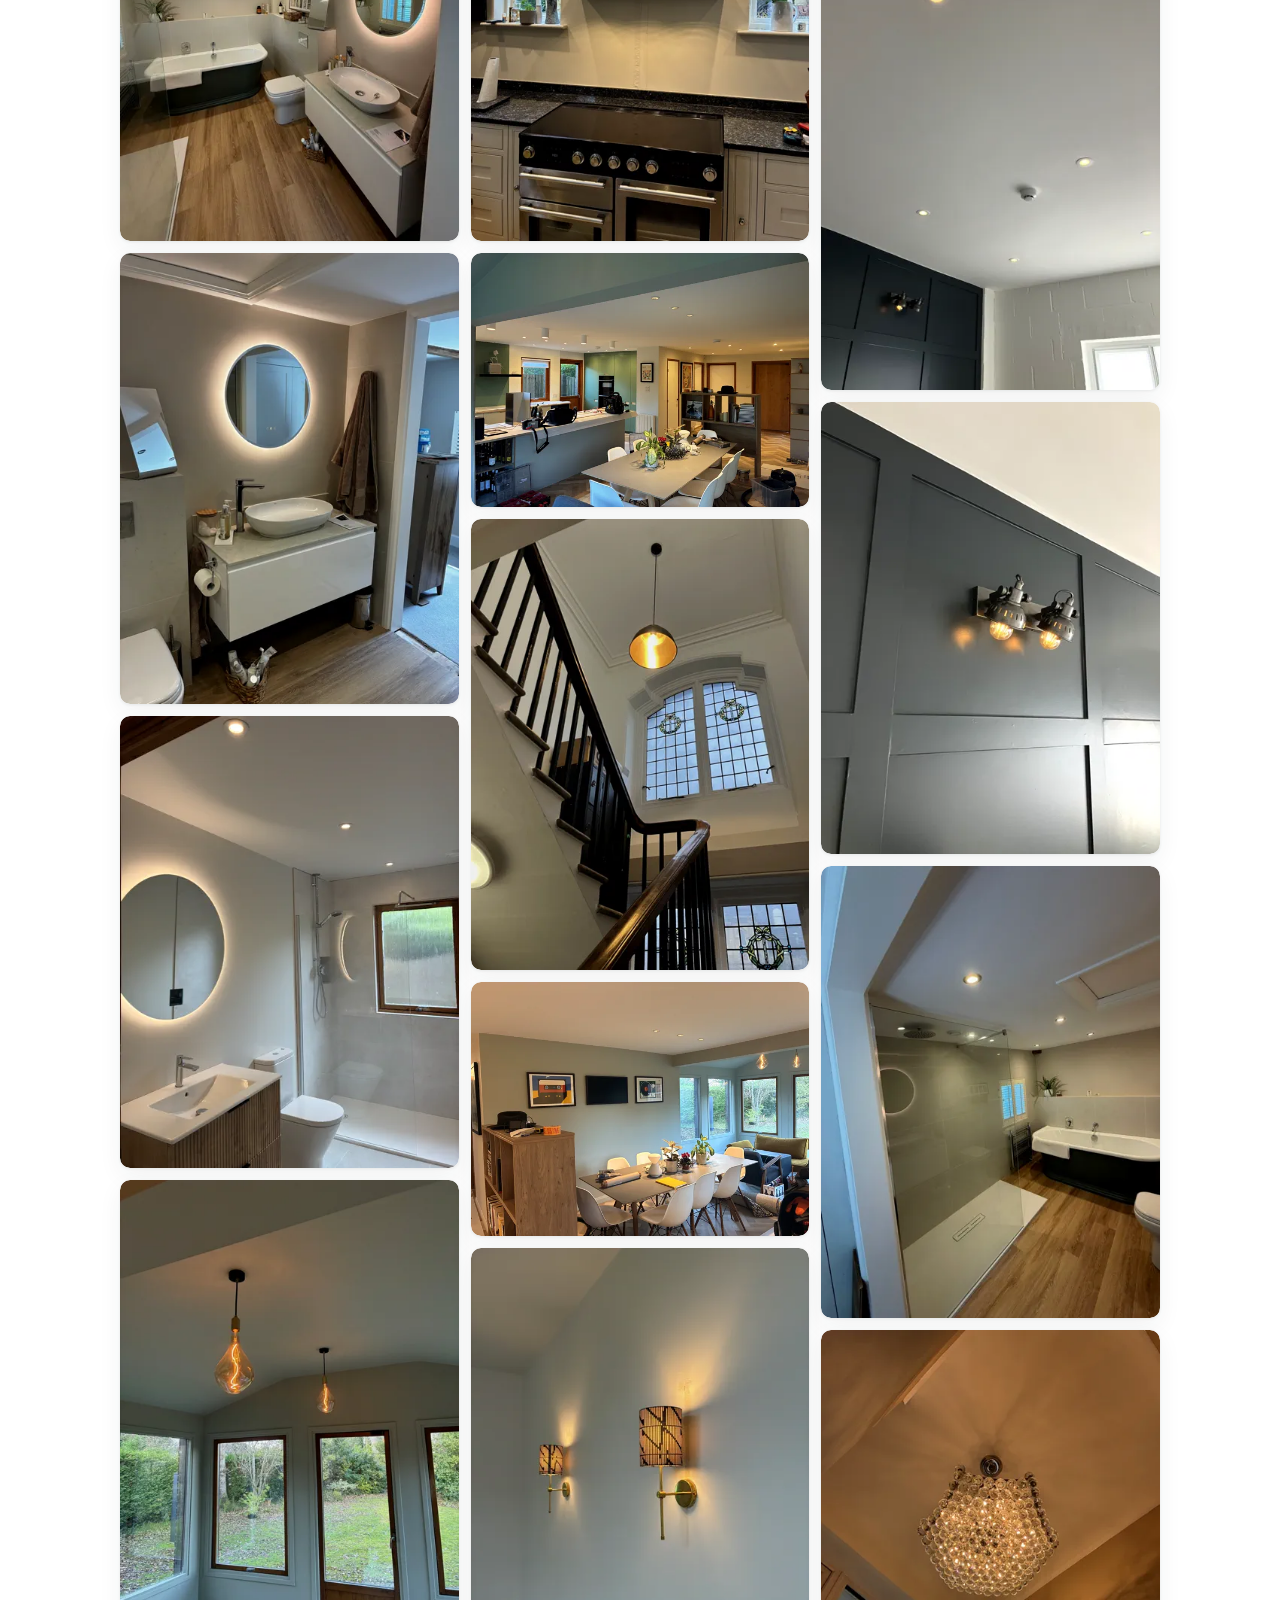
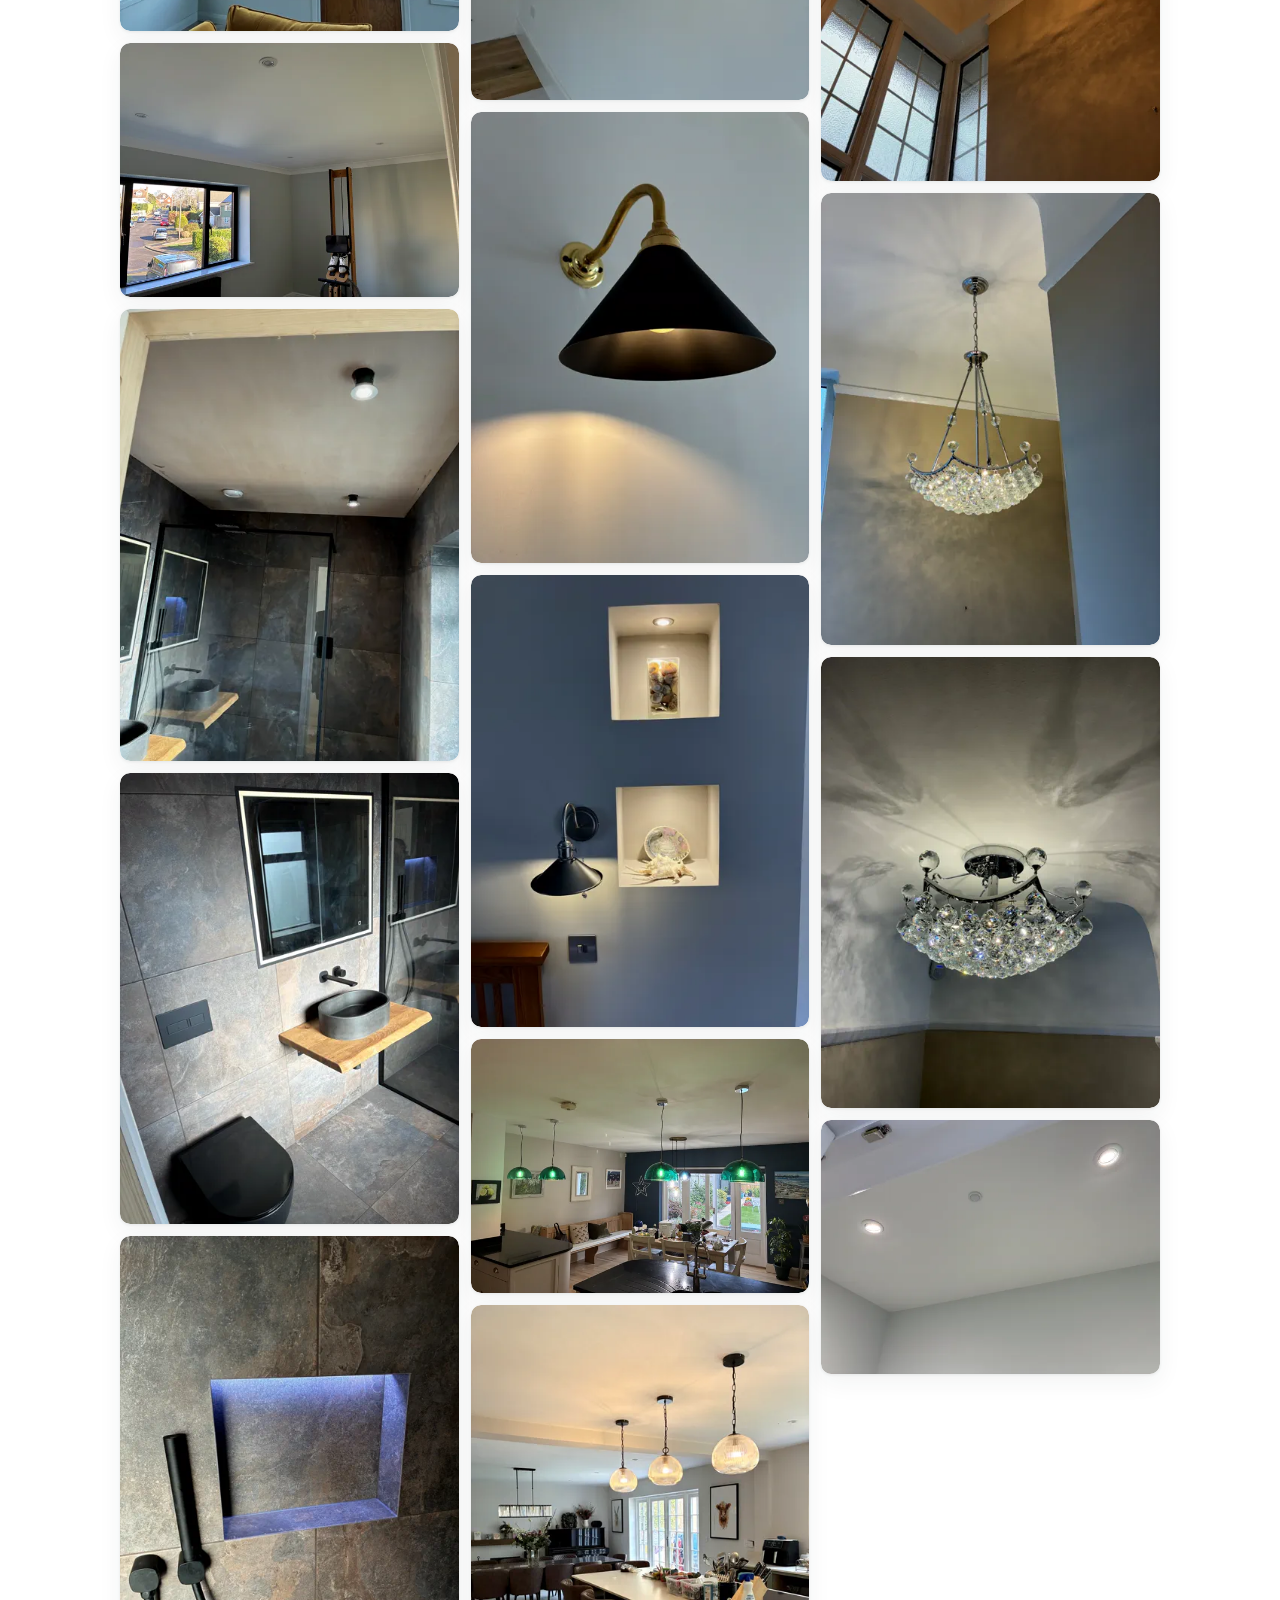
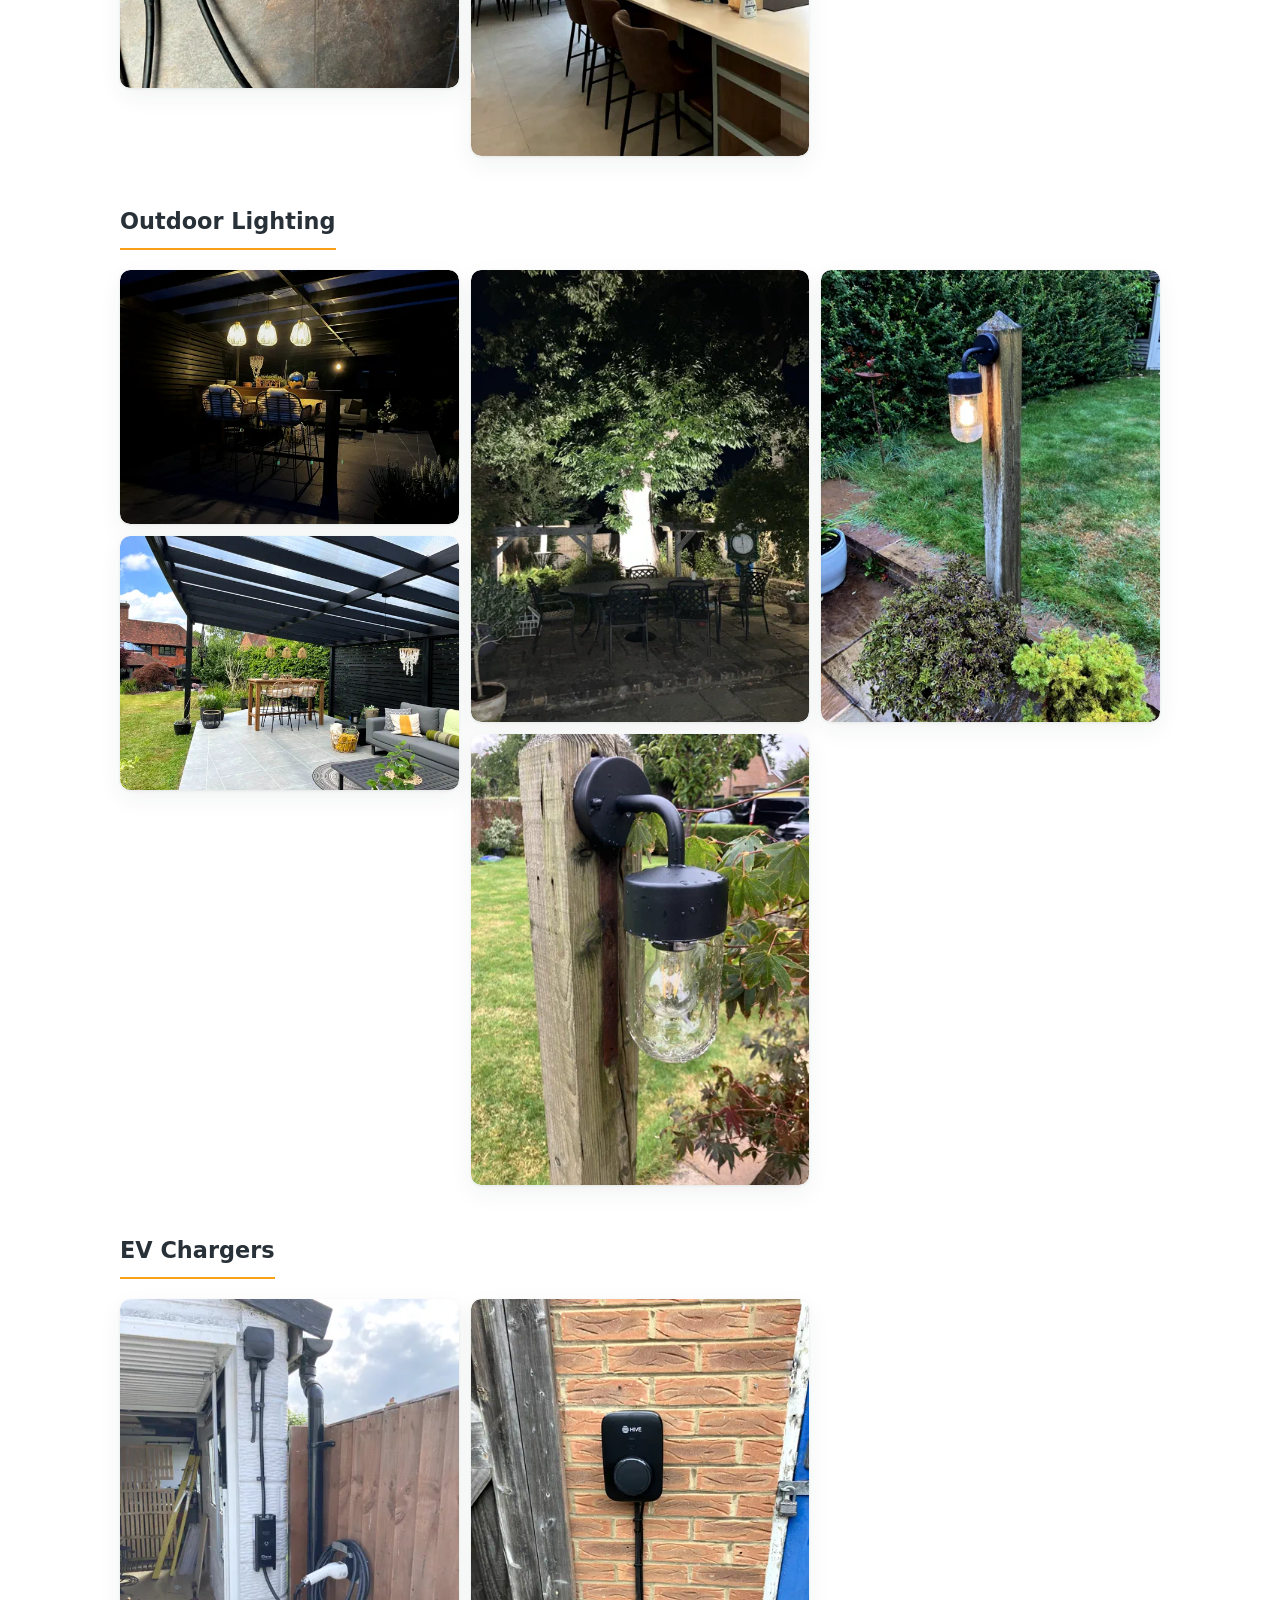
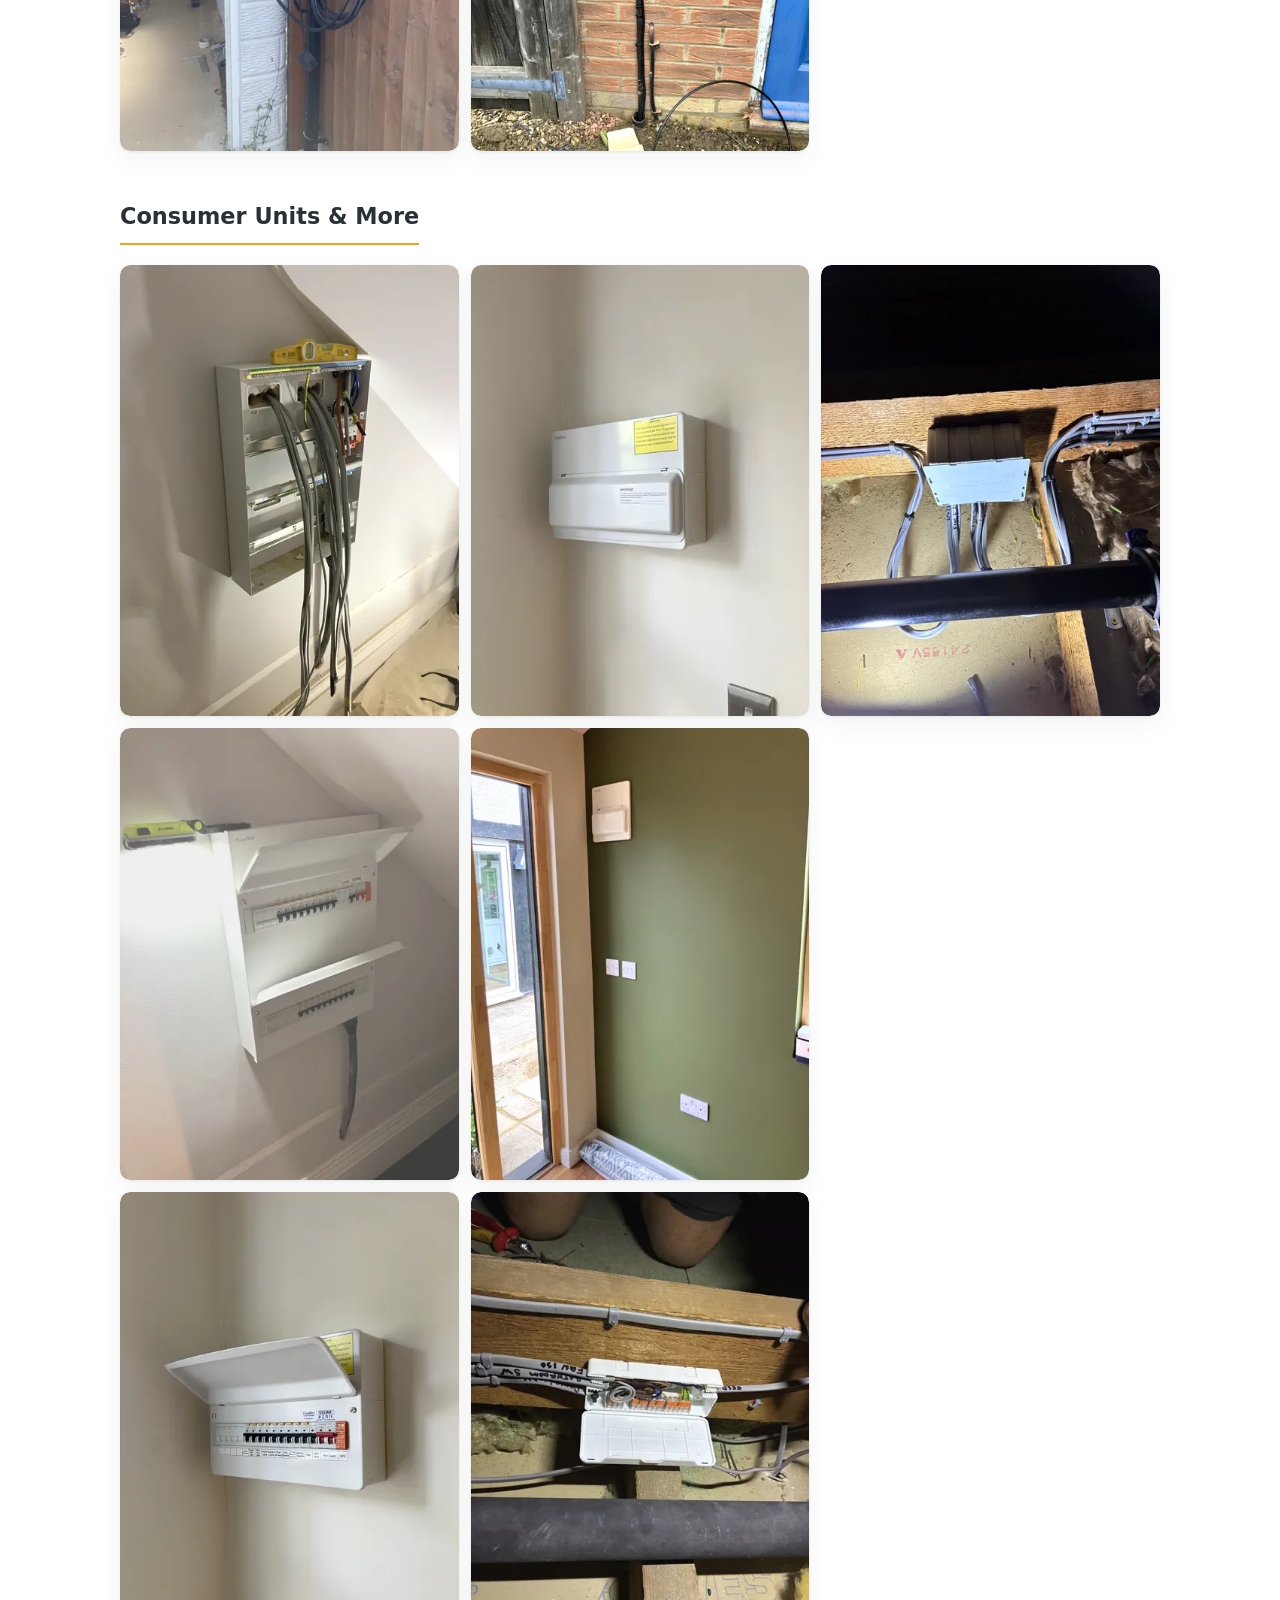
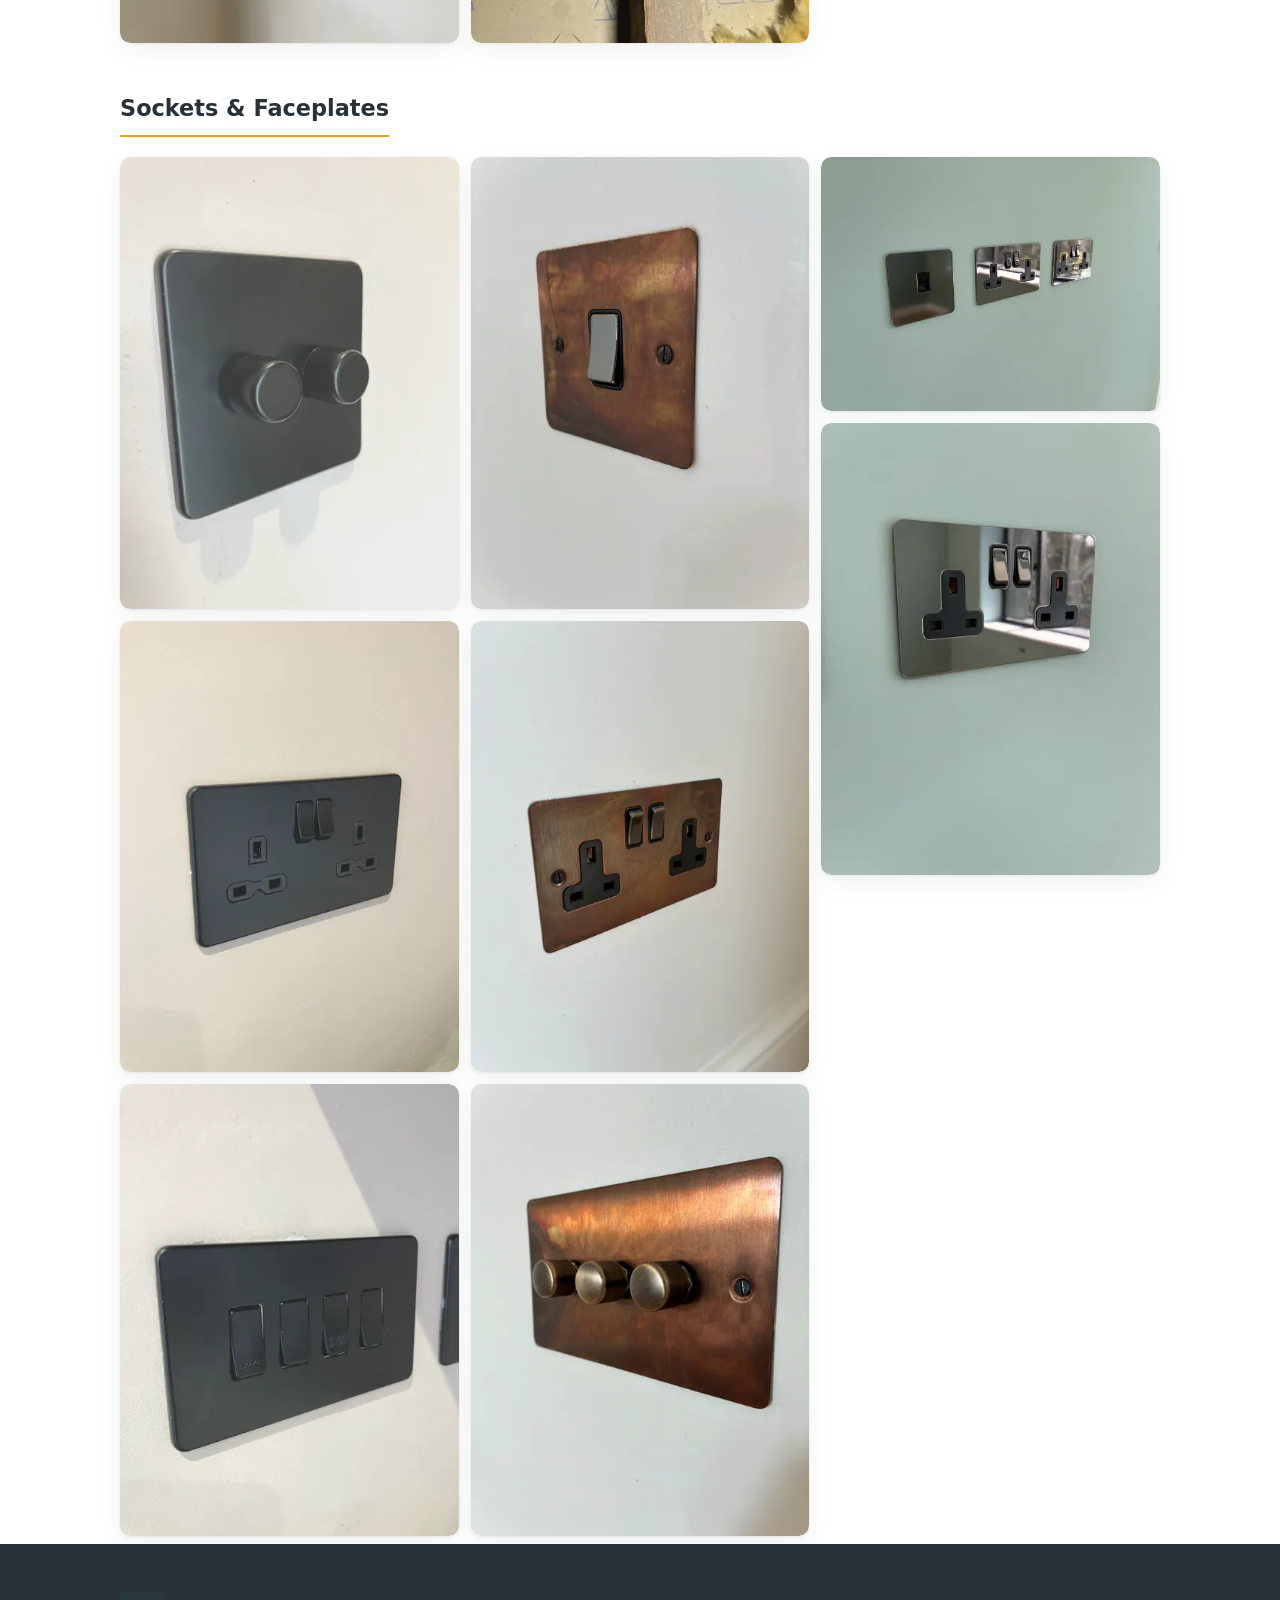
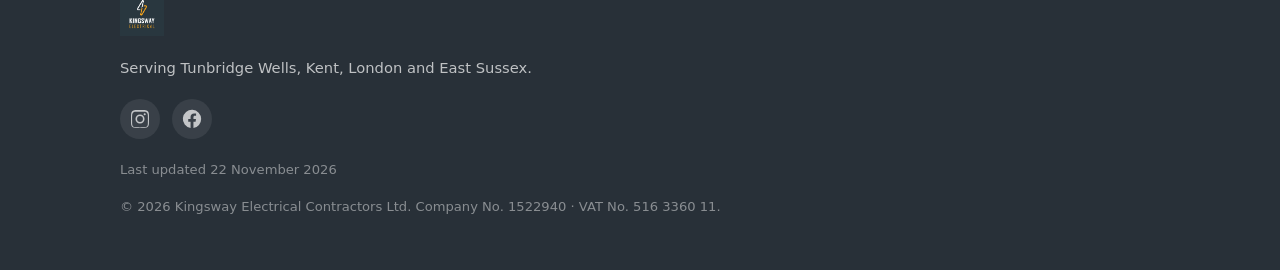
<file: residential.html>
<!DOCTYPE html>
<html lang="en">
<head>
  <meta charset="UTF-8" />
  <meta name="viewport" content="width=device-width, initial-scale=1.0" />
  <title>Domestic Electrician in Tunbridge Wells | Kingsway Electrical</title>
  <meta name="description" content="Domestic electrical work in Tunbridge Wells and across Kent, London and East Sussex: lighting, consumer units, EV chargers, rewires, sockets and inspections." />
  <link rel="canonical" href="https://kingsway-electrical.com/residential.html" />
  <link rel="icon" type="image/png" href="assets/favicon.png" />
  <link rel="apple-touch-icon" href="assets/apple-touch-icon.png" />
  <link rel="stylesheet" href="styles.css" />

  <!-- Open Graph / social sharing -->
  <meta property="og:type" content="website" />
  <meta property="og:site_name" content="Kingsway Electrical" />
  <meta property="og:title" content="Domestic Electrician in Tunbridge Wells | Kingsway Electrical" />
  <meta property="og:description" content="Domestic electrical work in Tunbridge Wells and across Kent, London and East Sussex: lighting, consumer units, EV chargers, rewires and inspections." />
  <meta property="og:url" content="https://kingsway-electrical.com/residential.html" />
  <meta property="og:image" content="https://kingsway-electrical.com/assets/og-image.png" />
  <meta property="og:locale" content="en_GB" />
  <meta name="twitter:card" content="summary_large_image" />
  <meta name="twitter:title" content="Domestic Electrician in Tunbridge Wells | Kingsway Electrical" />
  <meta name="twitter:description" content="Domestic electrical work in Tunbridge Wells and across Kent, London and East Sussex." />
  <meta name="twitter:image" content="https://kingsway-electrical.com/assets/og-image.png" />
</head>
<body data-section="domestic">
  <a class="skip-link" href="#gallery">Skip to gallery</a>

  <header class="site-header">
    <div class="container header-inner">
      <a class="brand" href="index.html" aria-label="Kingsway Electrical home">
        <img src="assets/logos/kingsway-landscape.png" alt="Kingsway Electrical" />
      </a>
      <nav class="nav">
        <a href="residential.html">Residential</a>
        <a href="commercial.html">Commercial</a>
        <a href="index.html#contact">Contact</a>
      </nav>
    </div>
  </header>

  <main>
    <section class="gallery-head">
      <div class="container">
        <p class="eyebrow">For your home</p>
        <h1>Residential / Domestic</h1>
        <p>A selection of domestic work in and around Tunbridge Wells: lighting, consumer units, EV chargers, sockets and outdoor installations.</p>
        <div class="gallery-switch">
          <a class="btn btn-ghost" href="index.html">← Home</a>
          <a class="btn" href="commercial.html">See commercial work →</a>
        </div>
      </div>
    </section>

    <div class="container">
      <div id="gallery">
        <p class="gallery-loading">Loading gallery…</p>
      </div>
    </div>
  </main>

  <footer class="site-footer">
    <div class="container">
      <img class="foot-logo" src="assets/logos/kingsway-wo.png" alt="Kingsway Electrical" />
      <p>Serving Tunbridge Wells, Kent, London and East Sussex.</p>
      <p class="foot-social">
        <a href="https://www.instagram.com/kingsway.electrical/" target="_blank" rel="noopener" aria-label="Kingsway Electrical on Instagram"><svg viewBox="0 0 24 24" width="22" height="22" aria-hidden="true" focusable="false"><path fill="currentColor" d="M12 2.2c3.2 0 3.58.01 4.85.07 1.17.05 1.8.25 2.23.41.56.22.96.48 1.38.9.42.42.68.82.9 1.38.16.42.36 1.06.41 2.23.06 1.27.07 1.65.07 4.85s-.01 3.58-.07 4.85c-.05 1.17-.25 1.8-.41 2.23-.22.56-.48.96-.9 1.38-.42.42-.82.68-1.38.9-.42.16-1.06.36-2.23.41-1.27.06-1.65.07-4.85.07s-3.58-.01-4.85-.07c-1.17-.05-1.8-.25-2.23-.41a3.7 3.7 0 0 1-1.38-.9 3.7 3.7 0 0 1-.9-1.38c-.16-.42-.36-1.06-.41-2.23C2.21 15.58 2.2 15.2 2.2 12s.01-3.58.07-4.85c.05-1.17.25-1.8.41-2.23.22-.56.48-.96.9-1.38.42-.42.82-.68 1.38-.9.42-.16 1.06-.36 2.23-.41C8.42 2.21 8.8 2.2 12 2.2zm0 1.8c-3.14 0-3.51.01-4.75.07-.9.04-1.39.19-1.71.32-.43.17-.74.37-1.06.69-.32.32-.52.63-.69 1.06-.13.32-.28.81-.32 1.71-.06 1.24-.07 1.61-.07 4.75s.01 3.51.07 4.75c.04.9.19 1.39.32 1.71.17.43.37.74.69 1.06.32.32.63.52 1.06.69.32.13.81.28 1.71.32 1.24.06 1.61.07 4.75.07s3.51-.01 4.75-.07c.9-.04 1.39-.19 1.71-.32.43-.17.74-.37 1.06-.69.32-.32.52-.63.69-1.06.13-.32.28-.81.32-1.71.06-1.24.07-1.61.07-4.75s-.01-3.51-.07-4.75c-.04-.9-.19-1.39-.32-1.71a2.85 2.85 0 0 0-.69-1.06 2.85 2.85 0 0 0-1.06-.69c-.32-.13-.81-.28-1.71-.32C15.51 4.01 15.14 4 12 4zm0 3.06A4.94 4.94 0 1 0 12 16.94 4.94 4.94 0 0 0 12 7.06zm0 8.14A3.2 3.2 0 1 1 12 8.8a3.2 3.2 0 0 1 0 6.4zm6.28-8.34a1.15 1.15 0 1 1-2.3 0 1.15 1.15 0 0 1 2.3 0z"/></svg></a>
        <a href="https://www.facebook.com/share/1Cf3zeGQAm/" target="_blank" rel="noopener" aria-label="Kingsway Electrical on Facebook"><svg viewBox="0 0 24 24" width="22" height="22" aria-hidden="true" focusable="false"><path fill="currentColor" d="M22 12a10 10 0 1 0-11.56 9.88v-6.99H7.9V12h2.54V9.8c0-2.5 1.49-3.89 3.78-3.89 1.09 0 2.24.2 2.24.2v2.46h-1.26c-1.24 0-1.63.77-1.63 1.56V12h2.78l-.44 2.89h-2.34v6.99A10 10 0 0 0 22 12z"/></svg></a>
      </p>
      <p class="foot-updated">
        Last updated <time datetime="2026-11-22">22 November 2026</time>
      </p>
      <p class="foot-meta">
        &copy; <span id="year">2026</span> Kingsway Electrical Contractors Ltd.
        Company No. 1522940 · VAT No. 516 3360 11.
      </p>
    </div>
  </footer>

  <a class="call-fab" href="tel:+447837321291" aria-label="Call Kingsway Electrical on 07837 321291">
    <svg viewBox="0 0 24 24" width="26" height="26" aria-hidden="true" focusable="false"><path fill="currentColor" d="M6.62 10.79c1.44 2.83 3.76 5.14 6.59 6.59l2.2-2.2c.27-.27.67-.36 1.02-.24 1.12.37 2.33.57 3.57.57.55 0 1 .45 1 1V20c0 .55-.45 1-1 1-9.39 0-17-7.61-17-17 0-.55.45-1 1-1h3.5c.55 0 1 .45 1 1 0 1.25.2 2.45.57 3.57.11.35.03.74-.25 1.02l-2.2 2.21z"/></svg>
  </a>

  <script>document.getElementById("year").textContent = new Date().getFullYear();</script>
  <script src="assets/gallery.js"></script>
</body>
</html>
</file>
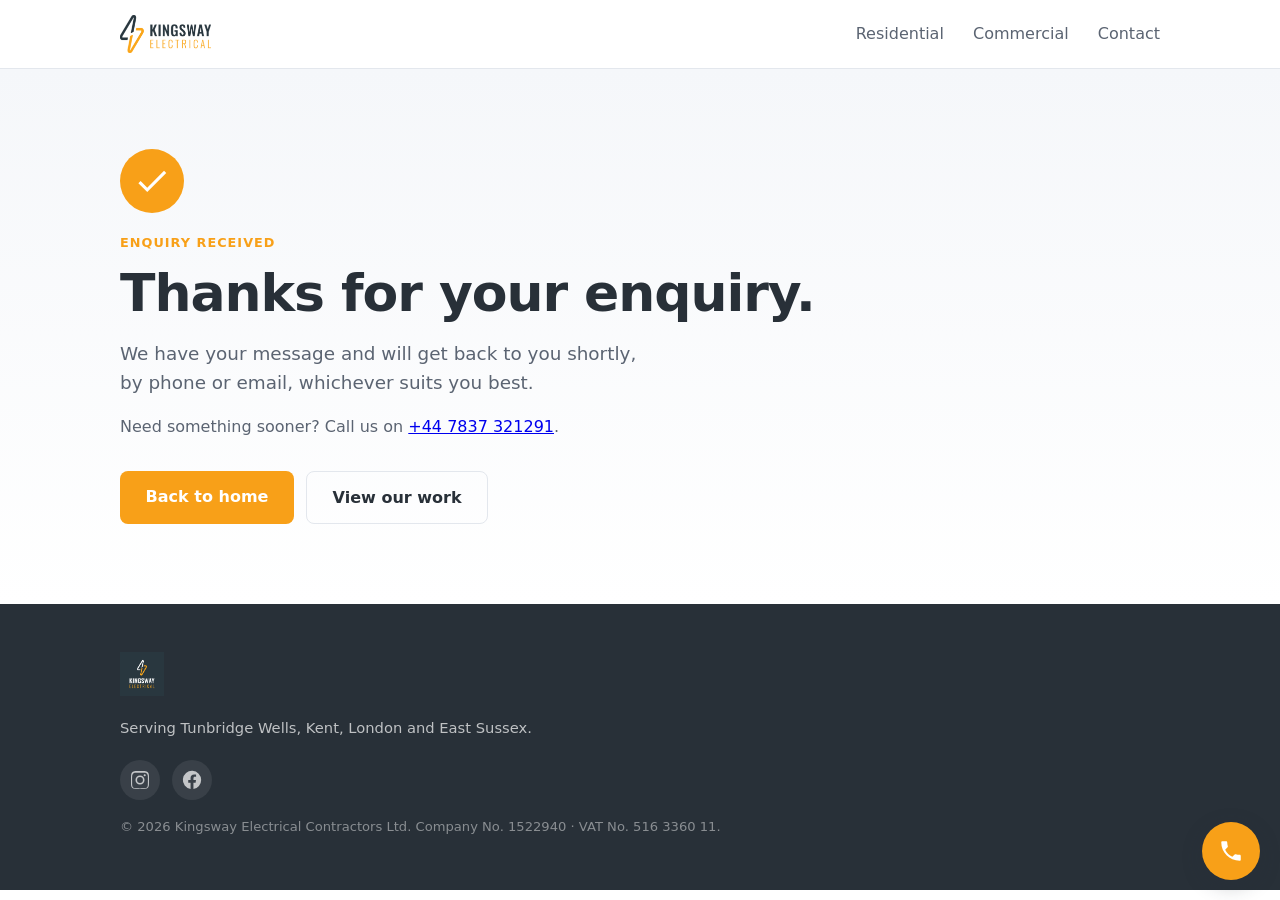
<file: thank-you.html>
<!DOCTYPE html>
<html lang="en">
<head>
  <meta charset="UTF-8" />
  <meta name="viewport" content="width=device-width, initial-scale=1.0" />
  <title>Thanks for your enquiry | Kingsway Electrical</title>
  <meta name="description" content="Thanks for contacting Kingsway Electrical. We will be in touch shortly." />
  <meta name="robots" content="noindex, follow" />
  <link rel="canonical" href="https://kingsway-electrical.com/thank-you.html" />
  <link rel="icon" type="image/png" href="assets/favicon.png" />
  <link rel="apple-touch-icon" href="assets/apple-touch-icon.png" />
  <link rel="stylesheet" href="styles.css" />
</head>
<body>
  <a class="skip-link" href="#main">Skip to content</a>

  <header class="site-header">
    <div class="container header-inner">
      <a class="brand" href="index.html" aria-label="Kingsway Electrical home">
        <img src="assets/logos/kingsway-landscape.png" alt="Kingsway Electrical" />
      </a>
      <nav class="nav">
        <a href="residential.html">Residential</a>
        <a href="commercial.html">Commercial</a>
        <a href="index.html#contact">Contact</a>
      </nav>
    </div>
  </header>

  <main id="main">
    <section class="hero thanks">
      <div class="container">
        <span class="thanks-icon" aria-hidden="true">
          <svg viewBox="0 0 24 24" width="38" height="38" focusable="false"><path fill="currentColor" d="M9 16.2 4.8 12l-1.4 1.4L9 19 21 7l-1.4-1.4z"/></svg>
        </span>
        <p class="eyebrow">Enquiry received</p>
        <h1>Thanks for your enquiry.</h1>
        <p class="lead">
          We have your message and will get back to you shortly, by phone or
          email, whichever suits you best.
        </p>
        <p class="hero-about">
          Need something sooner? Call us on
          <a href="tel:+447837321291">+44 7837 321291</a>.
        </p>
        <div class="gallery-switch">
          <a class="btn" href="index.html">Back to home</a>
          <a class="btn btn-ghost" href="residential.html">View our work</a>
        </div>
      </div>
    </section>
  </main>

  <footer class="site-footer">
    <div class="container">
      <img class="foot-logo" src="assets/logos/kingsway-wo.png" alt="Kingsway Electrical" />
      <p>Serving Tunbridge Wells, Kent, London and East Sussex.</p>
      <p class="foot-social">
        <a href="https://www.instagram.com/kingsway.electrical/" target="_blank" rel="noopener" aria-label="Kingsway Electrical on Instagram"><svg viewBox="0 0 24 24" width="22" height="22" aria-hidden="true" focusable="false"><path fill="currentColor" d="M12 2.2c3.2 0 3.58.01 4.85.07 1.17.05 1.8.25 2.23.41.56.22.96.48 1.38.9.42.42.68.82.9 1.38.16.42.36 1.06.41 2.23.06 1.27.07 1.65.07 4.85s-.01 3.58-.07 4.85c-.05 1.17-.25 1.8-.41 2.23-.22.56-.48.96-.9 1.38-.42.42-.82.68-1.38.9-.42.16-1.06.36-2.23.41-1.27.06-1.65.07-4.85.07s-3.58-.01-4.85-.07c-1.17-.05-1.8-.25-2.23-.41a3.7 3.7 0 0 1-1.38-.9 3.7 3.7 0 0 1-.9-1.38c-.16-.42-.36-1.06-.41-2.23C2.21 15.58 2.2 15.2 2.2 12s.01-3.58.07-4.85c.05-1.17.25-1.8.41-2.23.22-.56.48-.96.9-1.38.42-.42.82-.68 1.38-.9.42-.16 1.06-.36 2.23-.41C8.42 2.21 8.8 2.2 12 2.2zm0 1.8c-3.14 0-3.51.01-4.75.07-.9.04-1.39.19-1.71.32-.43.17-.74.37-1.06.69-.32.32-.52.63-.69 1.06-.13.32-.28.81-.32 1.71-.06 1.24-.07 1.61-.07 4.75s.01 3.51.07 4.75c.04.9.19 1.39.32 1.71.17.43.37.74.69 1.06.32.32.63.52 1.06.69.32.13.81.28 1.71.32 1.24.06 1.61.07 4.75.07s3.51-.01 4.75-.07c.9-.04 1.39-.19 1.71-.32.43-.17.74-.37 1.06-.69.32-.32.52-.63.69-1.06.13-.32.28-.81.32-1.71.06-1.24.07-1.61.07-4.75s-.01-3.51-.07-4.75c-.04-.9-.19-1.39-.32-1.71a2.85 2.85 0 0 0-.69-1.06 2.85 2.85 0 0 0-1.06-.69c-.32-.13-.81-.28-1.71-.32C15.51 4.01 15.14 4 12 4zm0 3.06A4.94 4.94 0 1 0 12 16.94 4.94 4.94 0 0 0 12 7.06zm0 8.14A3.2 3.2 0 1 1 12 8.8a3.2 3.2 0 0 1 0 6.4zm6.28-8.34a1.15 1.15 0 1 1-2.3 0 1.15 1.15 0 0 1 2.3 0z"/></svg></a>
        <a href="https://www.facebook.com/share/1Cf3zeGQAm/" target="_blank" rel="noopener" aria-label="Kingsway Electrical on Facebook"><svg viewBox="0 0 24 24" width="22" height="22" aria-hidden="true" focusable="false"><path fill="currentColor" d="M22 12a10 10 0 1 0-11.56 9.88v-6.99H7.9V12h2.54V9.8c0-2.5 1.49-3.89 3.78-3.89 1.09 0 2.24.2 2.24.2v2.46h-1.26c-1.24 0-1.63.77-1.63 1.56V12h2.78l-.44 2.89h-2.34v6.99A10 10 0 0 0 22 12z"/></svg></a>
      </p>
      <p class="foot-meta">
        &copy; <span id="year">2026</span> Kingsway Electrical Contractors Ltd.
        Company No. 1522940 · VAT No. 516 3360 11.
      </p>
    </div>
  </footer>

  <a class="call-fab" href="tel:+447837321291" aria-label="Call Kingsway Electrical on 07837 321291">
    <svg viewBox="0 0 24 24" width="26" height="26" aria-hidden="true" focusable="false"><path fill="currentColor" d="M6.62 10.79c1.44 2.83 3.76 5.14 6.59 6.59l2.2-2.2c.27-.27.67-.36 1.02-.24 1.12.37 2.33.57 3.57.57.55 0 1 .45 1 1V20c0 .55-.45 1-1 1-9.39 0-17-7.61-17-17 0-.55.45-1 1-1h3.5c.55 0 1 .45 1 1 0 1.25.2 2.45.57 3.57.11.35.03.74-.25 1.02l-2.2 2.21z"/></svg>
  </a>

  <script>document.getElementById("year").textContent = new Date().getFullYear();</script>
</body>
</html>
</file>
<file: styles.css>
/* Kingsway Electrical site styles */

:root {
  --bg: #ffffff;
  --bg-alt: #f5f7fa;
  --ink: #283038;          /* brand slate-charcoal (sampled from logo) */
  --ink-soft: #3a4550;
  --muted: #5b6472;
  --brand: #f8a018;        /* brand orange (sampled from logo) */
  --brand-dark: #d8860c;
  --border: #e3e7ed;
  --max: 1080px;
  --radius: 12px;
  --shadow: 0 1px 3px rgba(40, 48, 56, 0.08), 0 8px 24px rgba(40, 48, 56, 0.06);
}

* { box-sizing: border-box; }
html { scroll-behavior: smooth; }

body {
  margin: 0;
  font-family: system-ui, -apple-system, "Segoe UI", Roboto, Helvetica, Arial, sans-serif;
  color: var(--ink);
  background: var(--bg);
  line-height: 1.6;
}

img { max-width: 100%; display: block; }

.container {
  width: 100%;
  max-width: var(--max);
  margin: 0 auto;
  padding: 0 1.25rem;
}

/* ---------- Header ---------- */
.site-header {
  position: sticky;
  top: 0;
  background: rgba(255, 255, 255, 0.92);
  backdrop-filter: blur(8px);
  border-bottom: 1px solid var(--border);
  z-index: 50;
}
.header-inner {
  display: flex;
  align-items: center;
  justify-content: space-between;
  height: 68px;
}
.brand img { height: 38px; width: auto; }
.nav a {
  margin-left: 1.5rem;
  color: var(--muted);
  text-decoration: none;
  font-weight: 500;
}
.nav a:hover { color: var(--brand); }

/* ---------- Buttons ---------- */
.btn {
  display: inline-block;
  background: var(--brand);
  color: #fff;
  text-decoration: none;
  font-weight: 600;
  padding: 0.8rem 1.6rem;
  border-radius: 8px;
  border: none;
  cursor: pointer;
  transition: background 0.15s ease;
}
.btn:hover { background: var(--brand-dark); }
.btn-ghost {
  background: transparent;
  color: var(--ink);
  border: 1px solid var(--border);
}
.btn-ghost:hover { background: var(--bg-alt); }

/* ---------- Accreditation trust bar (directly below the nav) ---------- */
.trust-bar {
  background: var(--bg);
  border-bottom: 1px solid var(--border);
  padding: 1.1rem 0;
}
.trust-bar-inner {
  display: flex;
  align-items: center;
  justify-content: space-between;
  gap: 1.5rem;
  flex-wrap: wrap;
}
.trust-bar-inner > * {            /* equal-width slots, logo centred in each */
  flex: 1 1 0;
  display: flex;
  align-items: center;
  justify-content: center;
  min-width: 100px;
}
.trust-bar img {
  height: 84px;
  width: auto;
  max-width: 100%;
  object-fit: contain;
}
@media (max-width: 600px) {
  /* stack the header so the nav row sits below the logo instead of crowding it */
  .header-inner { height: auto; flex-direction: column; gap: 0.5rem; padding: 0.7rem 0; }
  .nav { display: flex; justify-content: center; gap: 1.5rem; }
  .nav a { margin: 0; }
  /* let the marks size to content and centre them so they wrap into even rows */
  .trust-bar img { height: 54px; }
  .trust-bar-inner { justify-content: center; gap: 1.25rem 1.6rem; }
  .trust-bar-inner > * { flex: 0 0 auto; min-width: 0; }
}

/* ---------- Hero ---------- */
.hero {
  padding: 4.5rem 0 3rem;
  background: linear-gradient(180deg, var(--bg-alt), var(--bg));
}
.eyebrow {
  text-transform: uppercase;
  letter-spacing: 0.08em;
  font-size: 0.8rem;
  font-weight: 600;
  color: var(--brand);
  margin: 0 0 0.75rem;
}
.hero h1 {
  font-size: clamp(2rem, 5vw, 3.25rem);
  line-height: 1.1;
  margin: 0 0 1rem;
  letter-spacing: -0.02em;
}
.lead { font-size: 1.15rem; color: var(--muted); max-width: 46ch; margin: 0 0 1rem; }
.hero-about { color: var(--muted); max-width: 56ch; margin: 0 0 1rem; }
.hero-about:last-of-type { margin-bottom: 0; }

/* ---------- Thank-you page ---------- */
.hero.thanks { padding: 5rem 0; }
.thanks-icon {
  display: inline-flex;
  align-items: center;
  justify-content: center;
  width: 64px;
  height: 64px;
  border-radius: 50%;
  background: var(--brand);
  color: #fff;
  margin-bottom: 1.25rem;
}
.hero.thanks .gallery-switch { margin-top: 2rem; }

/* ---------- Path buttons (the two big choices) ---------- */
.paths {
  display: grid;
  grid-template-columns: repeat(auto-fit, minmax(260px, 1fr));
  gap: 1.25rem;
  margin-top: 2.5rem;
}
.path-card {
  position: relative;
  display: flex;
  flex-direction: column;
  justify-content: flex-end;
  min-height: 200px;
  padding: 1.5rem;
  border-radius: var(--radius);
  background: var(--ink);
  color: #fff;
  text-decoration: none;
  overflow: hidden;
  box-shadow: var(--shadow);
  transition: transform 0.18s ease, box-shadow 0.18s ease;
}
.path-card:hover { transform: translateY(-3px); box-shadow: 0 12px 32px rgba(40, 48, 56, 0.18); }
.path-card::before {
  content: "";
  position: absolute;
  inset: 0;
  background: linear-gradient(135deg, rgba(248, 160, 24, 0.12), rgba(40, 48, 56, 0.0) 60%);
}
.path-card .path-kicker {
  position: relative;
  font-size: 0.8rem;
  letter-spacing: 0.08em;
  text-transform: uppercase;
  color: var(--brand);
  font-weight: 600;
}
.path-card h3 { position: relative; margin: 0.3rem 0 0.2rem; font-size: 1.5rem; }
.path-card p { position: relative; margin: 0; color: rgba(255, 255, 255, 0.75); }
.path-card .arrow { position: relative; margin-top: 1rem; font-weight: 600; color: #fff; }
.path-card .arrow::after { content: " →"; color: var(--brand); }

/* ---------- Sections ---------- */
.section { padding: 4rem 0; }
.section-alt { background: var(--bg-alt); }
.section h2 {
  font-size: clamp(1.5rem, 3vw, 2rem);
  margin: 0 0 0.5rem;
  letter-spacing: -0.01em;
}
.section .section-sub { color: var(--muted); margin: 0 0 2rem; max-width: 60ch; }
.prose { max-width: 62ch; color: var(--muted); }

/* ---------- Service grid ---------- */
.grid {
  display: grid;
  grid-template-columns: repeat(auto-fit, minmax(220px, 1fr));
  gap: 1.25rem;
}
.card {
  background: var(--bg);
  border: 1px solid var(--border);
  border-radius: var(--radius);
  padding: 1.5rem;
}
.card h3 { margin: 0 0 0.5rem; font-size: 1.1rem; }
.card p { margin: 0; color: var(--muted); }

/* ---------- Credentials / trust strip ---------- */
.cert-list {
  list-style: none;
  padding: 0;
  margin: 0;
  max-width: 34rem;
}
.cert-list li {
  padding: 0.55rem 0;
  font-size: 1.05rem;
  border-bottom: 1px solid var(--border);
}
.cert-list li:last-child { border-bottom: none; }
.cert-list li span { color: var(--brand); font-weight: 700; margin-right: 0.5rem; }

/* ---------- FAQ ---------- */
.faq { max-width: 48rem; }
.faq details { border-bottom: 1px solid var(--border); }
.faq summary {
  cursor: pointer;
  list-style: none;
  padding: 1rem 0;
  font-weight: 600;
  font-size: 1.05rem;
  display: flex;
  justify-content: space-between;
  align-items: center;
  gap: 1rem;
}
.faq summary::-webkit-details-marker { display: none; }
.faq summary::after {
  content: "+";
  color: var(--brand);
  font-weight: 700;
  font-size: 1.4rem;
  line-height: 1;
}
.faq details[open] summary::after { content: "\2212"; }
.faq details p {
  margin: 0 0 1.1rem;
  color: var(--muted);
  max-width: 62ch;
}

.badges {
  display: flex;
  flex-wrap: wrap;
  align-items: center;
  gap: 2rem;
}
.badges a, .badges figure { margin: 0; }
.badges img, .badges svg {
  height: 64px;
  width: auto;
  object-fit: contain;
  filter: grayscale(0.1);
  transition: transform 0.15s ease;
}
.badges a:hover img { transform: scale(1.04); }

/* ---------- Contact ---------- */
.contact-list { list-style: none; padding: 0; margin: 1.5rem 0 0; }
.contact-list li { padding: 0.5rem 0; border-bottom: 1px solid var(--border); }
.contact-list a { color: var(--brand); text-decoration: none; }
.contact-list a:hover { text-decoration: underline; }

/* ---------- Contact form ---------- */
.contact-grid {
  display: grid;
  grid-template-columns: 1fr 1.2fr;
  gap: 2.5rem;
  align-items: start;
}
@media (max-width: 760px) {
  .contact-grid { grid-template-columns: 1fr; gap: 1.75rem; }
}
.contact-form .field { margin-bottom: 1rem; }
.contact-form label {
  display: block;
  font-weight: 600;
  font-size: 0.9rem;
  margin-bottom: 0.35rem;
}
.contact-form input,
.contact-form textarea {
  width: 100%;
  padding: 0.7rem 0.9rem;
  font: inherit;
  color: var(--ink);
  background: var(--bg);
  border: 1px solid var(--border);
  border-radius: 8px;
}
.contact-form input:focus,
.contact-form textarea:focus {
  outline: none;
  border-color: var(--brand);
  box-shadow: 0 0 0 3px rgba(248, 160, 24, 0.18);
}
.contact-form textarea { resize: vertical; min-height: 120px; }
.field-note { margin: 0 0 1rem; color: var(--muted); font-size: 0.95rem; }
.form-status { margin: 1rem 0 0; font-weight: 600; font-size: 0.95rem; min-height: 1.2em; }
.form-status.ok { color: #1c7c43; }
.form-status.error { color: #c0362c; }

/* ---------- Footer ---------- */
.site-footer {
  background: var(--ink);
  color: rgba(255, 255, 255, 0.7);
  padding: 3rem 0 2.5rem;
  font-size: 0.92rem;
}
.site-footer img.foot-logo { height: 44px; width: auto; margin-bottom: 1.25rem; }
.site-footer a { color: var(--brand); text-decoration: none; }
.site-footer .foot-meta { margin-top: 1rem; font-size: 0.82rem; color: rgba(255, 255, 255, 0.45); }
.site-footer .foot-updated { margin-top: 1.25rem; font-size: 0.82rem; color: rgba(255, 255, 255, 0.45); }
.foot-social { display: flex; gap: 0.75rem; margin: 1.25rem 0 0; }
.foot-social a {
  display: inline-flex;
  align-items: center;
  justify-content: center;
  width: 40px;
  height: 40px;
  border-radius: 50%;
  color: rgba(255, 255, 255, 0.7);
  background: rgba(255, 255, 255, 0.08);
  transition: background 0.15s ease, color 0.15s ease;
}
.foot-social a:hover { background: var(--brand); color: #fff; }
.foot-social svg { display: block; }

/* ---------- Floating call button (appears on scroll) ---------- */
.call-fab {
  position: fixed;
  right: 1.25rem;
  bottom: 1.25rem;
  z-index: 60;
  display: flex;
  align-items: center;
  justify-content: center;
  width: 58px;
  height: 58px;
  border-radius: 50%;
  background: var(--brand);
  color: #fff;
  box-shadow: 0 6px 20px rgba(40, 48, 56, 0.28);
  transition: opacity 0.25s ease, transform 0.25s ease, background 0.15s ease;
}
.call-fab:hover { background: var(--brand-dark); }
.call-fab:focus-visible { outline: 3px solid var(--ink); outline-offset: 3px; }
@media (max-width: 600px) {
  .call-fab { width: 54px; height: 54px; right: 1rem; bottom: 1rem; }
}

/* ---------- Standouts strip (homepage, auto-scrolling marquee) ---------- */
.standouts-section { padding-bottom: 3rem; }
.standouts-scroll {
  overflow: hidden;
  padding: 0.5rem 0 1.25rem;
  /* fade the band into the page at both edges */
  -webkit-mask-image: linear-gradient(to right, transparent, #000 7%, #000 93%, transparent);
  mask-image: linear-gradient(to right, transparent, #000 7%, #000 93%, transparent);
}
.standouts-track {
  display: flex;
  width: max-content;
  animation: standouts-marquee 55s linear infinite;
}
.standouts-scroll:hover .standouts-track,
.standouts-scroll:focus-within .standouts-track {
  animation-play-state: paused;
}
@keyframes standouts-marquee {
  from { transform: translateX(0); }
  to { transform: translateX(-50%); } /* set is duplicated, so -50% loops seamlessly */
}
.standout {
  flex: 0 0 auto;
  width: 280px;
  height: 300px;
  margin-right: 1rem;
  position: relative;
  border: none;
  padding: 0;
  border-radius: var(--radius);
  overflow: hidden;
  cursor: pointer;
  box-shadow: var(--shadow);
  background: var(--bg-alt);
  opacity: 0.5;                 /* dimmed, background-like by default */
  transition: opacity 0.35s ease;
}
.standout img {
  width: 100%;
  height: 100%;
  object-fit: cover;
  transition: transform 0.4s ease;
}
.standout:hover, .standout:focus-visible { opacity: 1; }
.standout:hover img { transform: scale(1.05); }
.standout:focus-visible { outline: 3px solid var(--brand); outline-offset: 2px; }
.standout-cap {
  position: absolute;
  left: 0;
  right: 0;
  bottom: 0;
  padding: 2rem 1rem 0.9rem;
  color: #fff;
  font-weight: 600;
  font-size: 0.95rem;
  text-align: left;
  background: linear-gradient(to top, rgba(40, 48, 56, 0.9), rgba(40, 48, 56, 0));
  opacity: 0;                   /* caption appears on hover/focus */
  transition: opacity 0.3s ease;
}
.standout:hover .standout-cap, .standout:focus-visible .standout-cap { opacity: 1; }

/* Respect reduced-motion: stop the auto-scroll, allow manual scroll, full opacity */
@media (prefers-reduced-motion: reduce) {
  .standouts-track { animation: none; }
  .standouts-scroll { overflow-x: auto; -webkit-overflow-scrolling: touch; }
  .standout, .standout-cap { opacity: 1; }
}
@media (max-width: 560px) {
  .standout { width: 70vw; height: 260px; }
}

/* ---------- Gallery ---------- */
.gallery-head { padding: 3rem 0 1rem; background: linear-gradient(180deg, var(--bg-alt), var(--bg)); }
.gallery-head h1 { font-size: clamp(1.8rem, 4vw, 2.6rem); margin: 0 0 0.5rem; letter-spacing: -0.02em; }
.gallery-head p { color: var(--muted); max-width: 60ch; margin: 0; }
.gallery-switch { margin-top: 1.5rem; display: flex; gap: 0.75rem; flex-wrap: wrap; }

.category { padding: 2.5rem 0 0.5rem; }
.category h2 {
  font-size: 1.4rem;
  margin: 0 0 1.25rem;
  padding-bottom: 0.5rem;
  border-bottom: 2px solid var(--brand);
  display: inline-block;
}
.photo-grid { columns: 3 260px; column-gap: 12px; }
.photo {
  break-inside: avoid;
  margin: 0 0 12px;
  padding: 0;
  border: none;
  background: none;
  cursor: pointer;
  width: 100%;
  border-radius: 10px;
  overflow: hidden;
  display: block;
  box-shadow: var(--shadow);
}
.photo img { width: 100%; height: auto; border-radius: 10px; transition: transform 0.25s ease, opacity 0.2s ease; background: var(--bg-alt); }
.photo:hover img { transform: scale(1.03); }
.photo:focus-visible { outline: 3px solid var(--brand); outline-offset: 2px; }

.gallery-loading, .gallery-empty { color: var(--muted); padding: 2rem 0; }

/* ---------- Lightbox ---------- */
.lightbox {
  position: fixed;
  inset: 0;
  background: rgba(20, 24, 28, 0.94);
  display: none;
  align-items: center;
  justify-content: center;
  z-index: 100;
  padding: 2rem;
}
.lightbox.open { display: flex; }
.lightbox img {
  max-width: min(1100px, 92vw);
  max-height: 82vh;
  width: auto;
  height: auto;
  border-radius: 6px;
  box-shadow: 0 20px 60px rgba(0, 0, 0, 0.5);
}
.lightbox figure { margin: 0; text-align: center; }
.lightbox figcaption { color: rgba(255, 255, 255, 0.85); margin-top: 0.9rem; font-size: 0.95rem; }
.lb-btn {
  position: absolute;
  background: rgba(255, 255, 255, 0.1);
  color: #fff;
  border: none;
  width: 52px;
  height: 52px;
  border-radius: 50%;
  font-size: 1.4rem;
  cursor: pointer;
  display: flex;
  align-items: center;
  justify-content: center;
  transition: background 0.15s ease;
}
.lb-btn:hover { background: var(--brand); }
.lb-close { top: 1.25rem; right: 1.25rem; }
.lb-prev { left: 1.25rem; top: 50%; transform: translateY(-50%); }
.lb-next { right: 1.25rem; top: 50%; transform: translateY(-50%); }
@media (max-width: 640px) {
  .lb-prev { left: 0.5rem; }
  .lb-next { right: 0.5rem; }
}

/* ---------- Misc ---------- */
.skip-link {
  position: absolute;
  left: -999px;
}
.skip-link:focus { left: 1rem; top: 0.5rem; background: #fff; padding: 0.5rem 1rem; z-index: 200; border-radius: 6px; }
</file>
